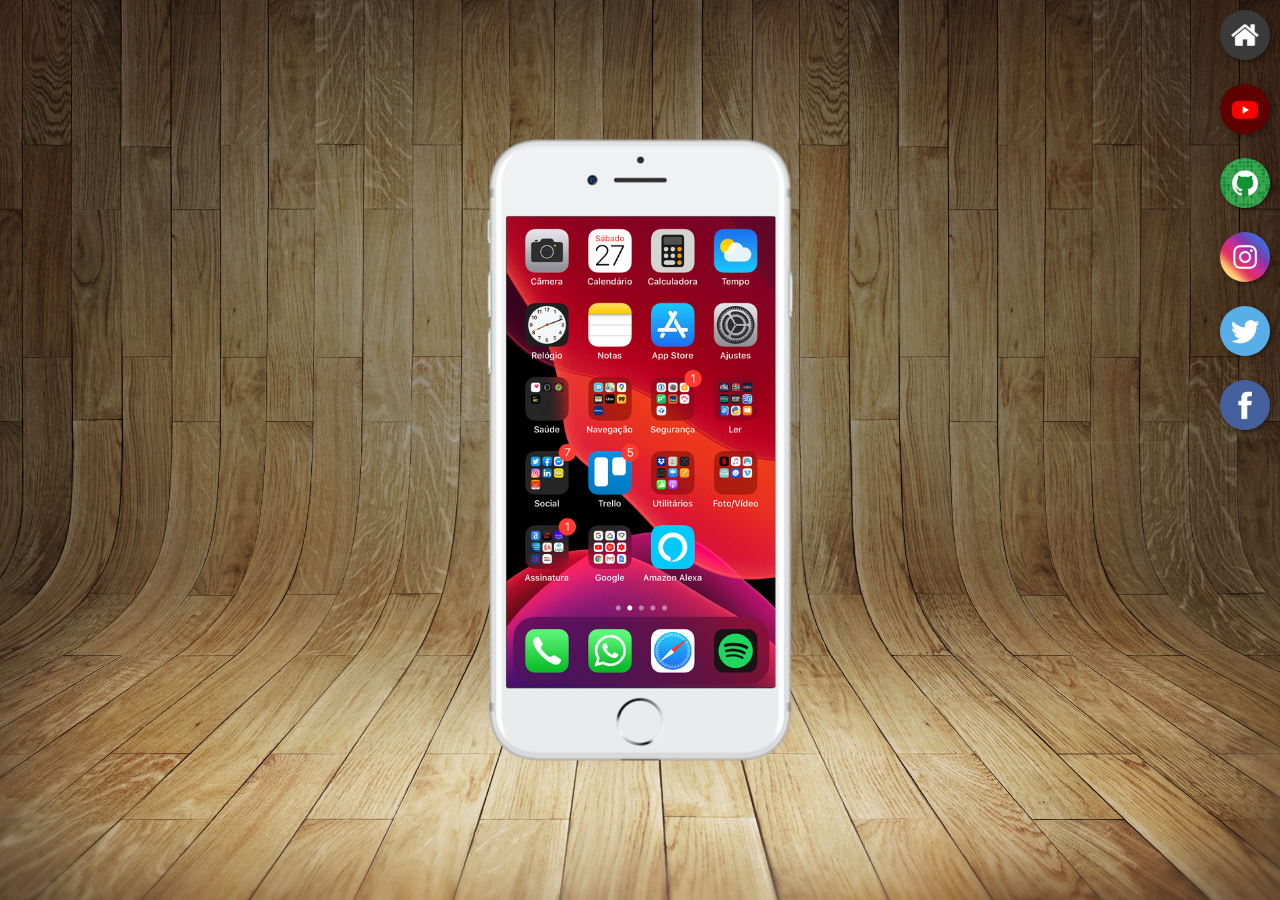
<file: index.html>
<!DOCTYPE html>
<html lang="pt-br">
<head>
    <meta charset="UTF-8">
    <meta http-equiv="X-UA-Compatible" content="IE=edge">
    <meta name="viewport" content="width=device-width, initial-scale=1.0">
    <link rel="shortcut icon" href="favicon.ico" type="image/x-icon">
    <link rel="stylesheet" href="estilos/style.css">
    <title>Projeto Redes Sociais</title>
    
</head>
<body>
    <main>
        <section id="telefone">
           <iframe src="home.html" name="tela" id="tela" frameborder="0"></iframe>
        </section>
        <section id="redes-sociais">
            <a href="home.html" target="tela"><img src="imagens/logo-home.jpg" alt="Home"></a><br>
            <a href="youtube.html" target="tela"><img src="imagens/logo-youtube.jpg" alt="youtube"></a><br>
            <a href="github.html" target="tela"><img src="imagens/logo-github.jpg" alt="github"></a><br>
            <a href="instagram.html" target="tela"><img src="imagens/logo-instagram.jpg" alt="instagram"></a><br>
            <a href="twtter.html" target="tela"><img src="imagens/logo-twitter.jpg" alt="twitter"></a><br>
            <a href="facebook.html" target="tela"><img src="imagens/logo-facebook.jpg" alt="facebook"></a>

        </section>
        </main>
</html>
</file>
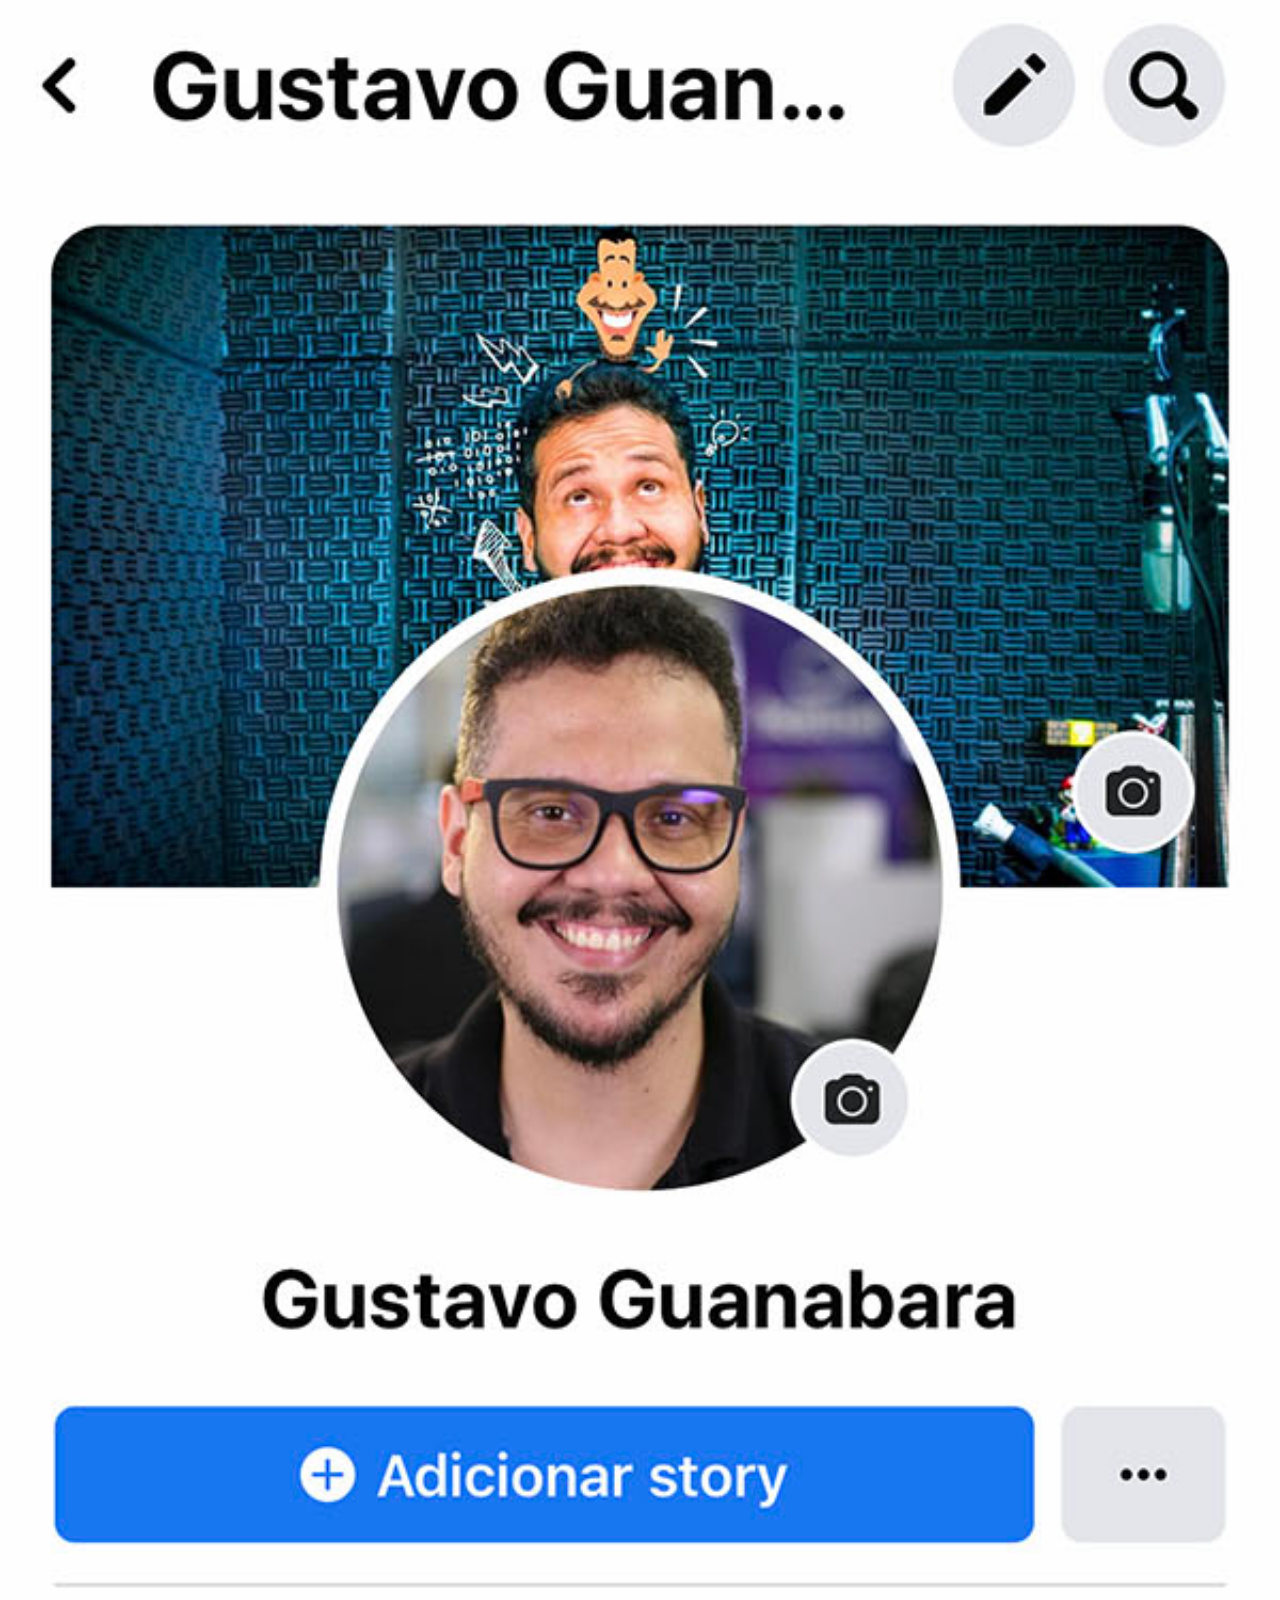
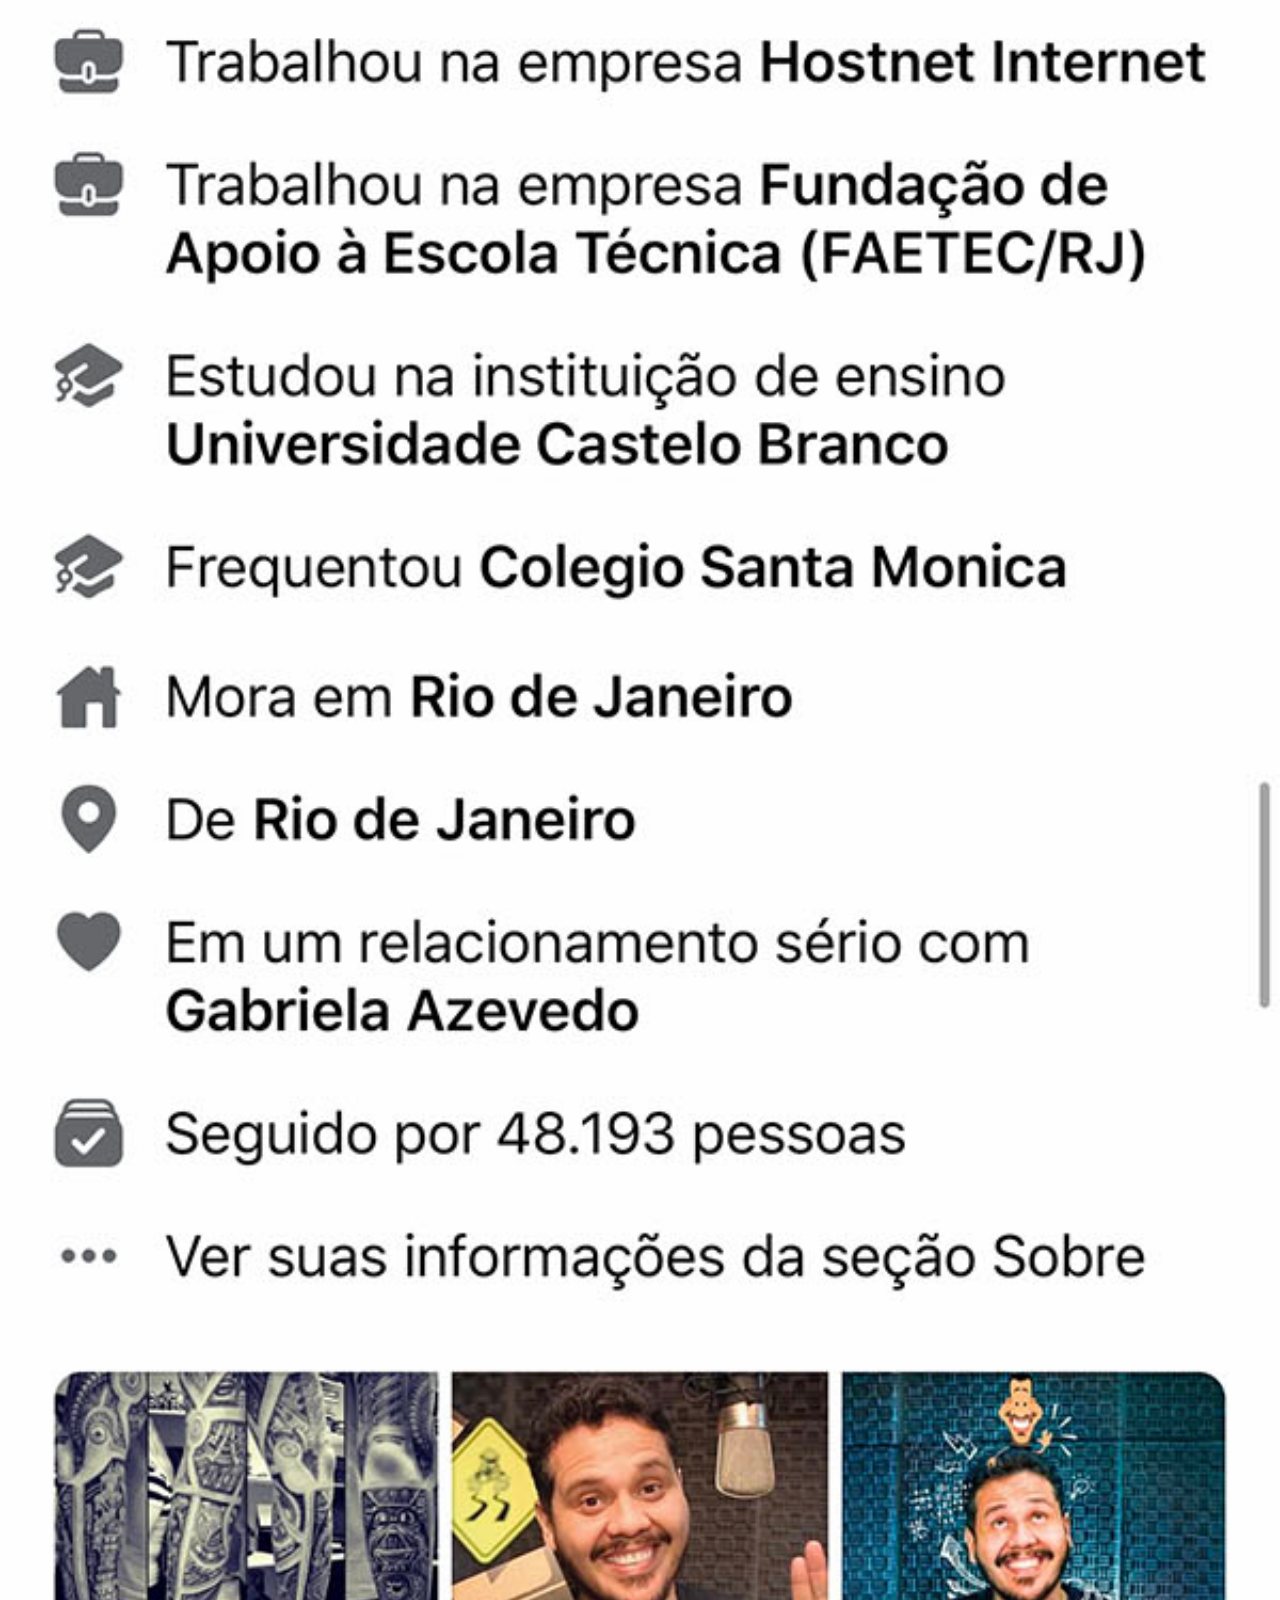
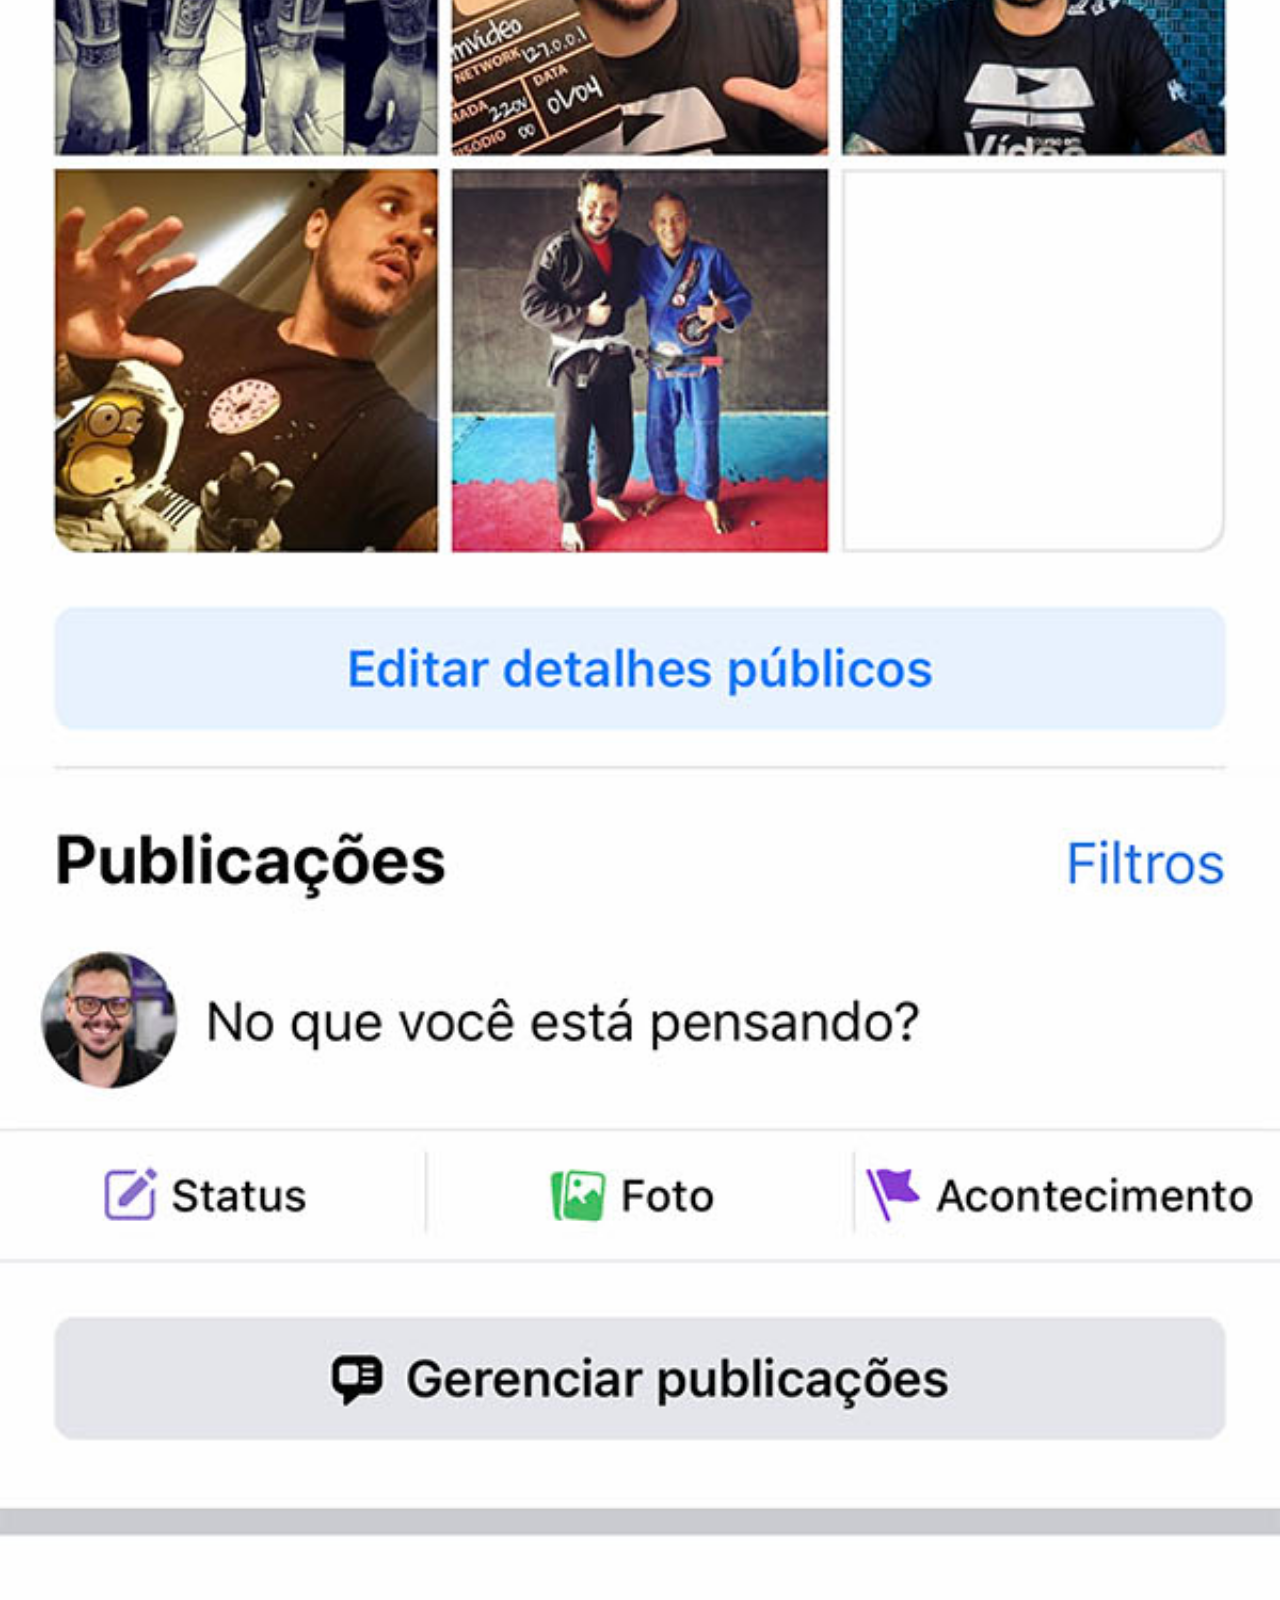
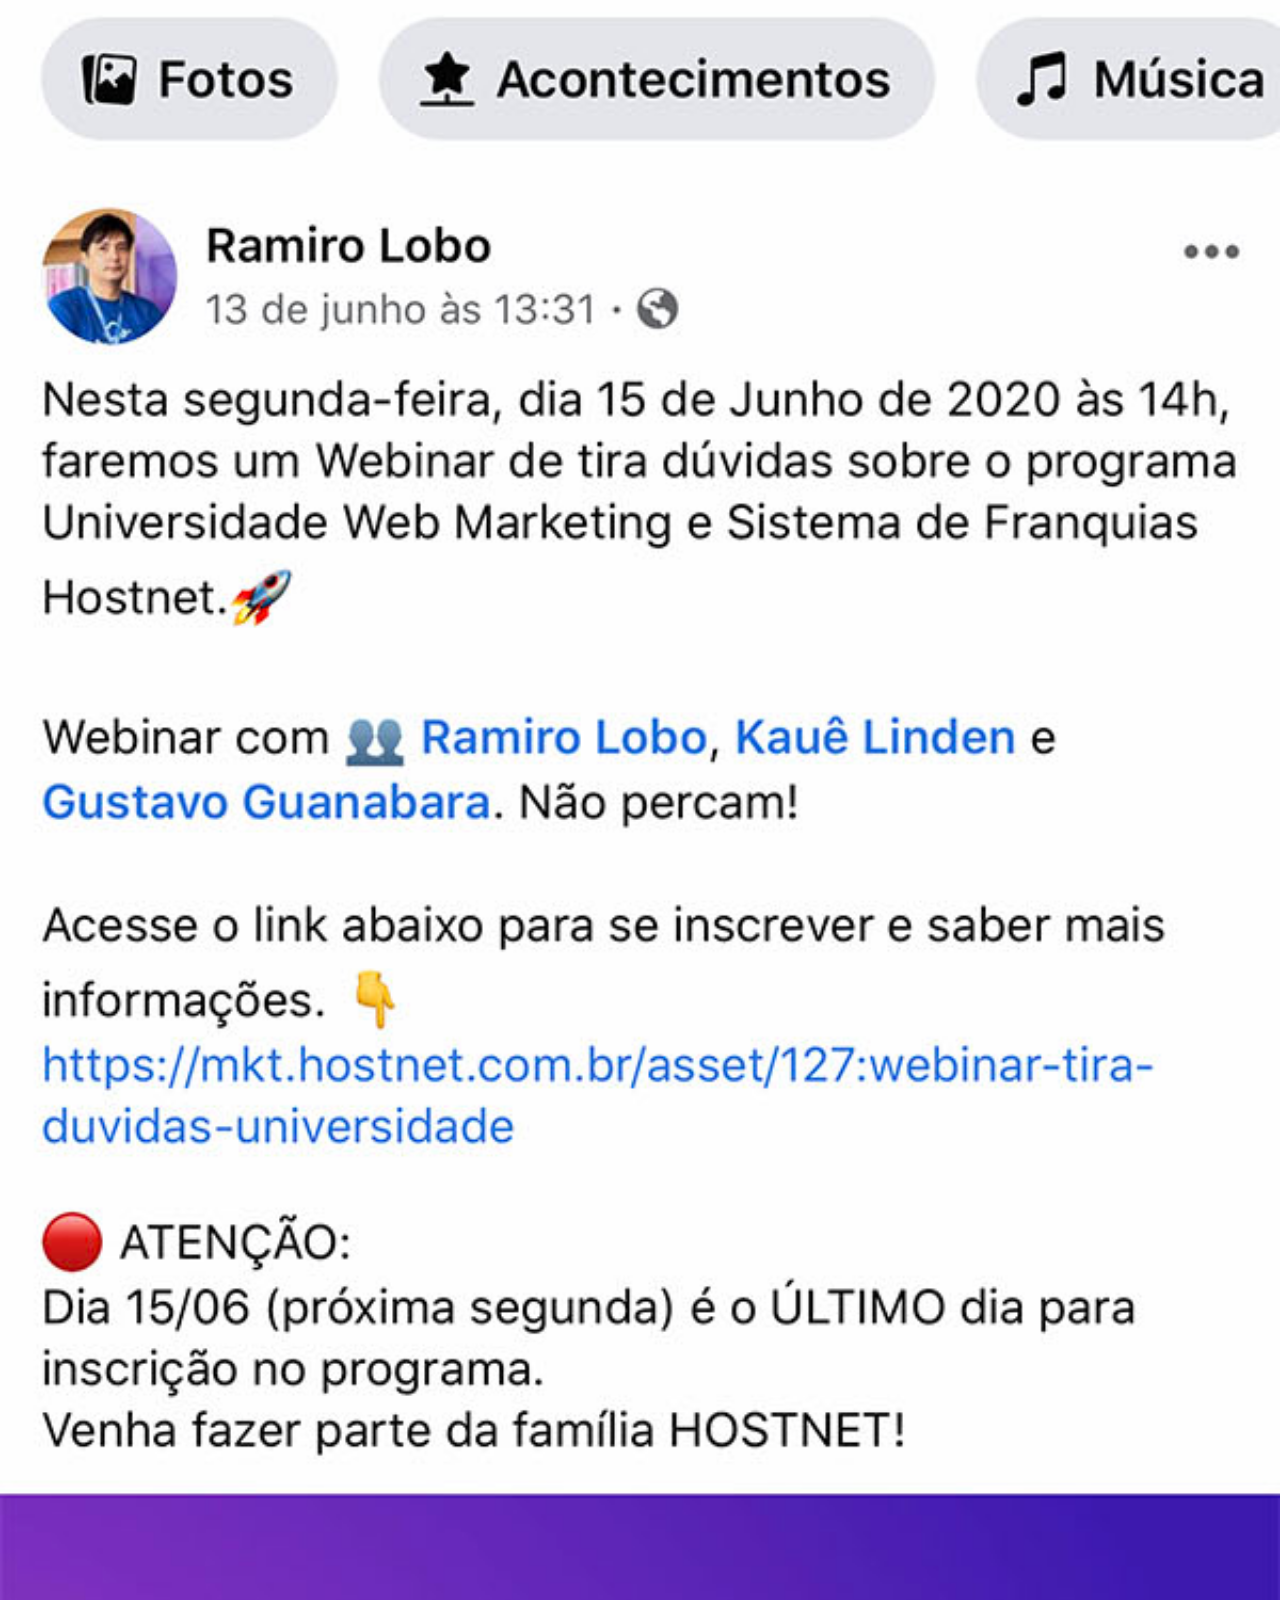
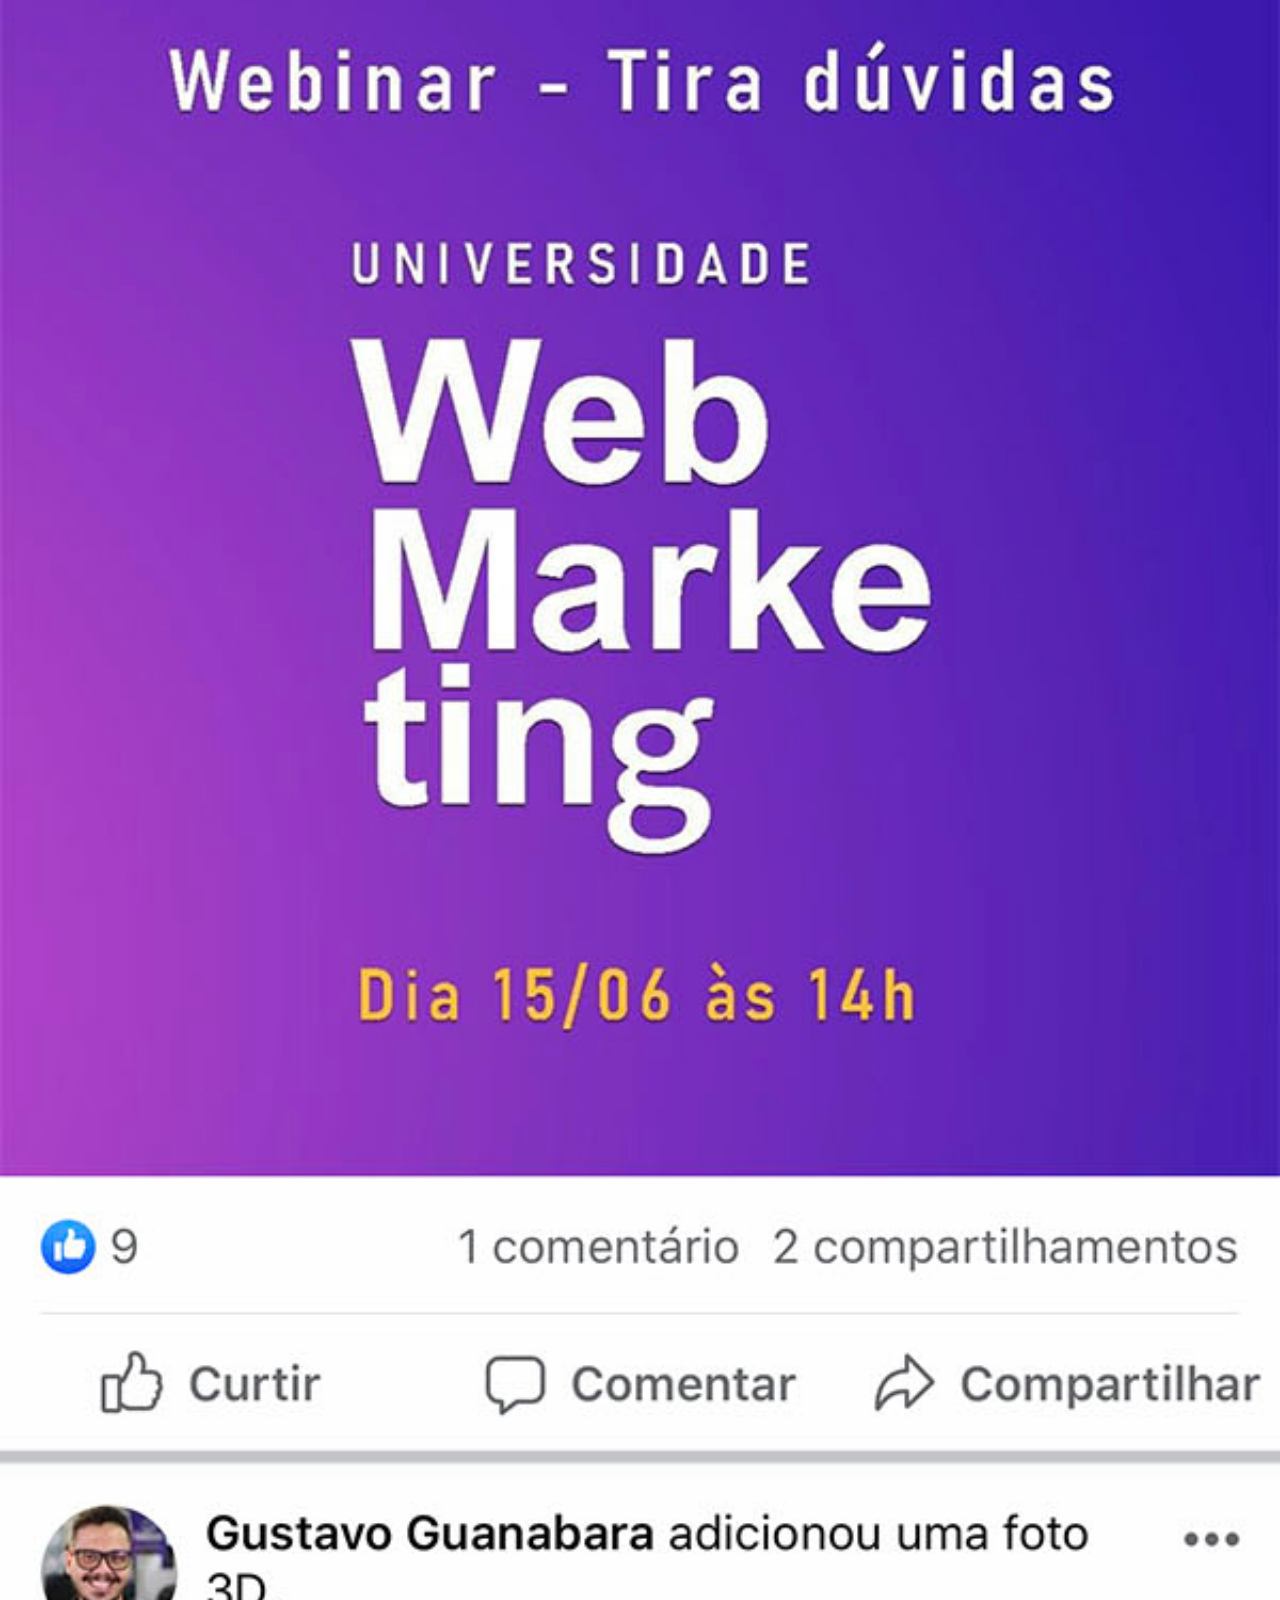
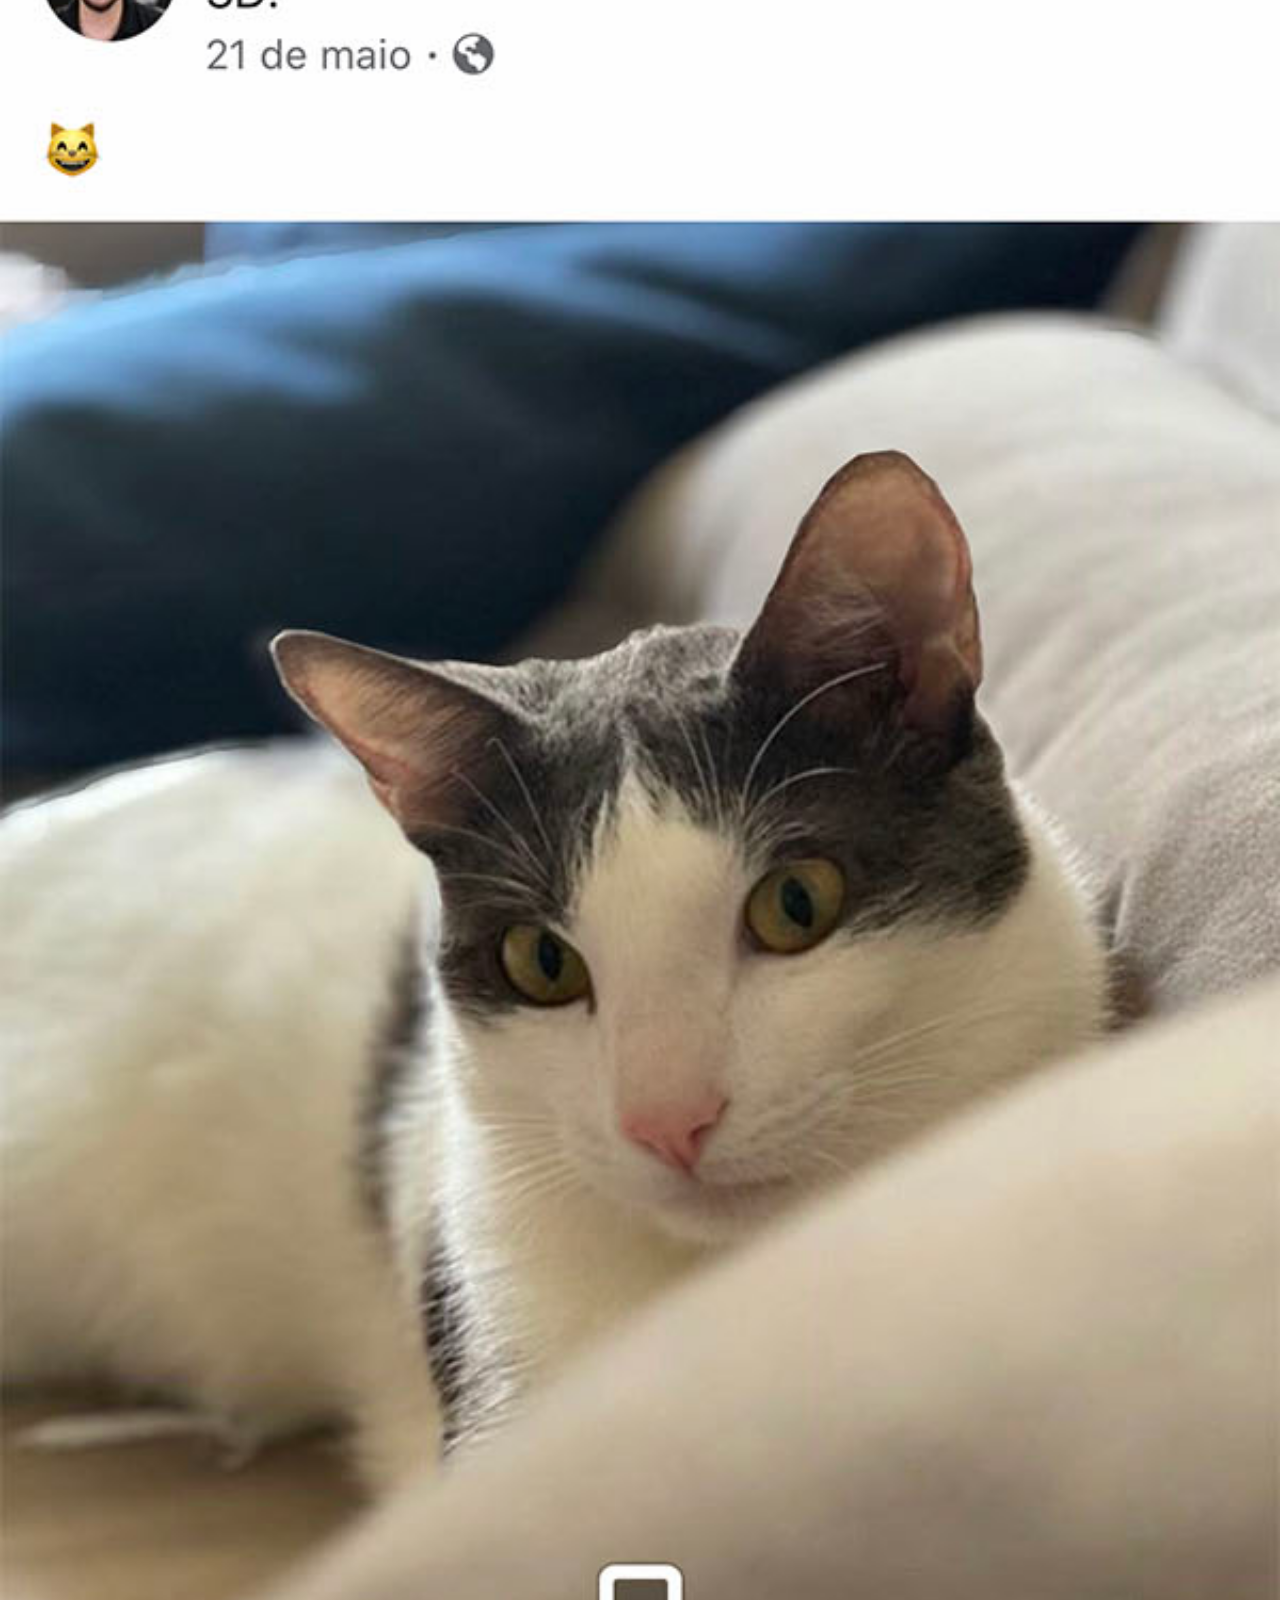
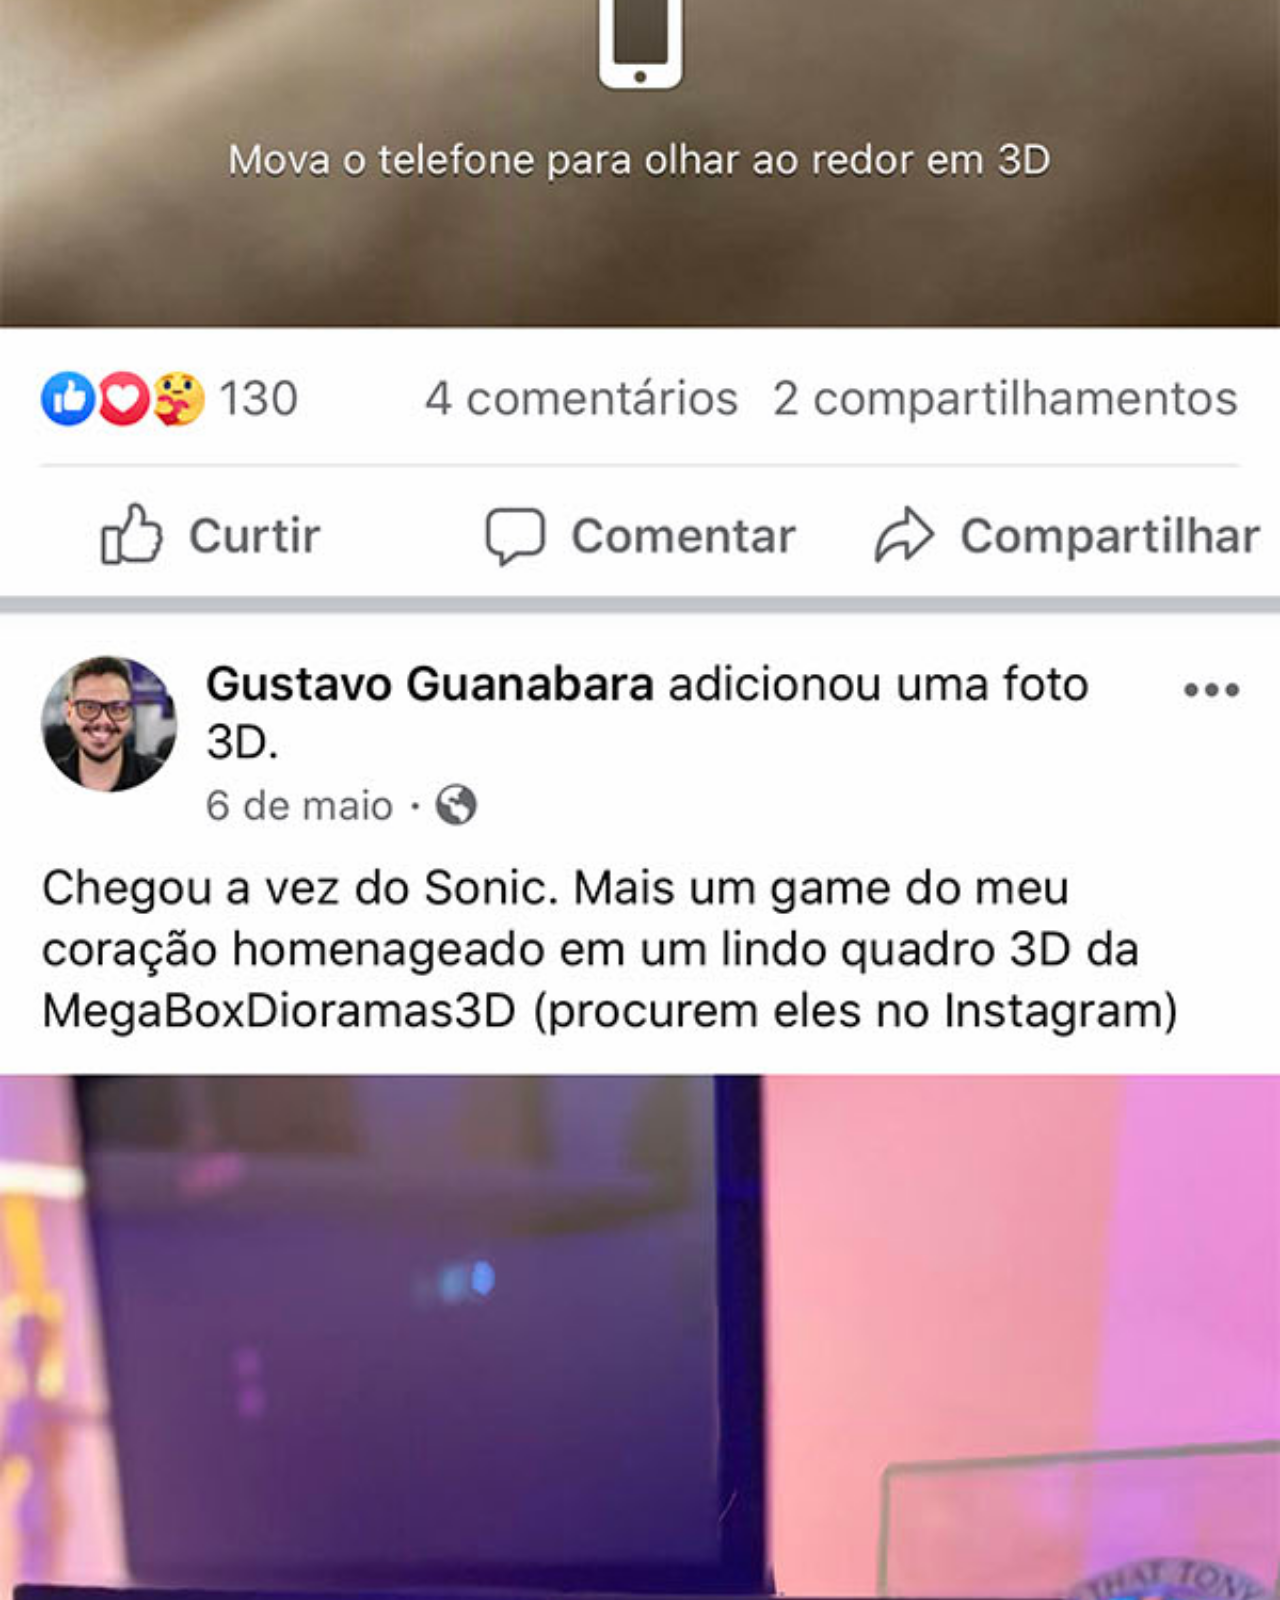
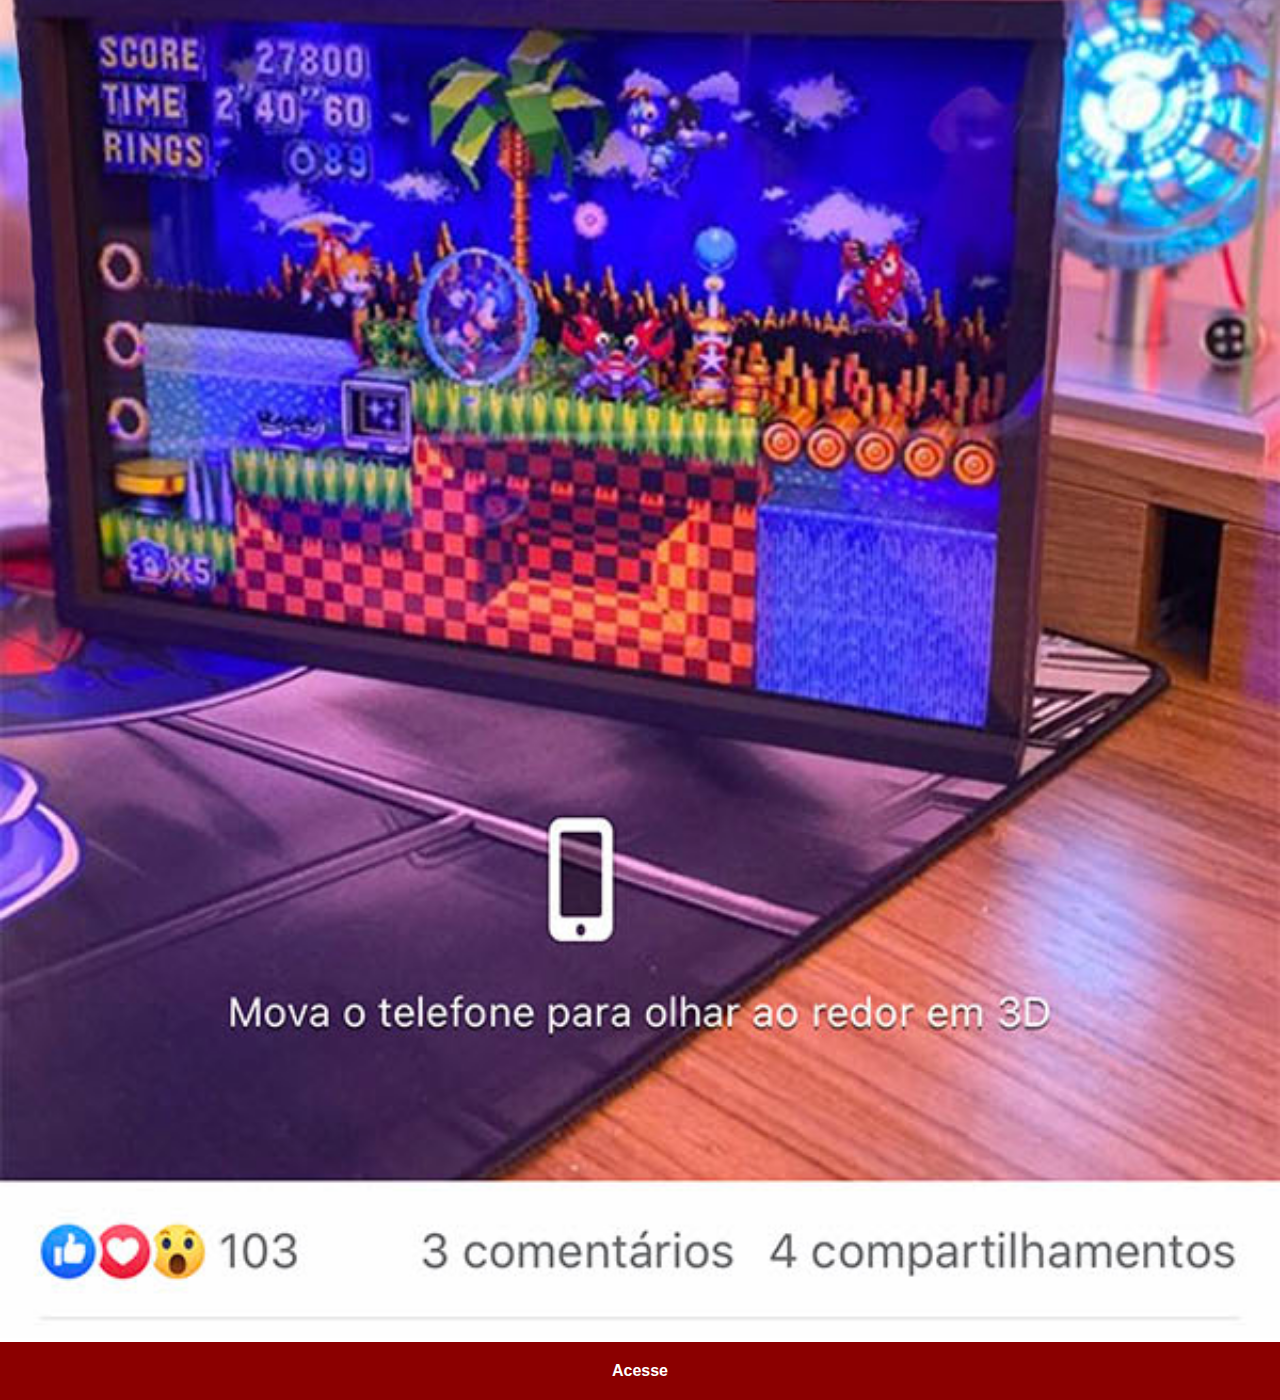
<file: facebook.html>
<!DOCTYPE html>
<html lang="pt-br">
<head>
    <meta charset="UTF-8">
    <meta http-equiv="X-UA-Compatible" content="IE=edge">
    <meta name="viewport" content="width=device-width, initial-scale=1.0">
    <title>facebook</title>
    <link rel="stylesheet" href="estilos/social.css">
</head>
<body>
    <img src="imagens/tela-facebook.jpg" alt="facebook">
    <a href="https://www.facebook.com/groups/1520234831617060" target="_blank">Acesse</a>
</body>
</html>
</file>
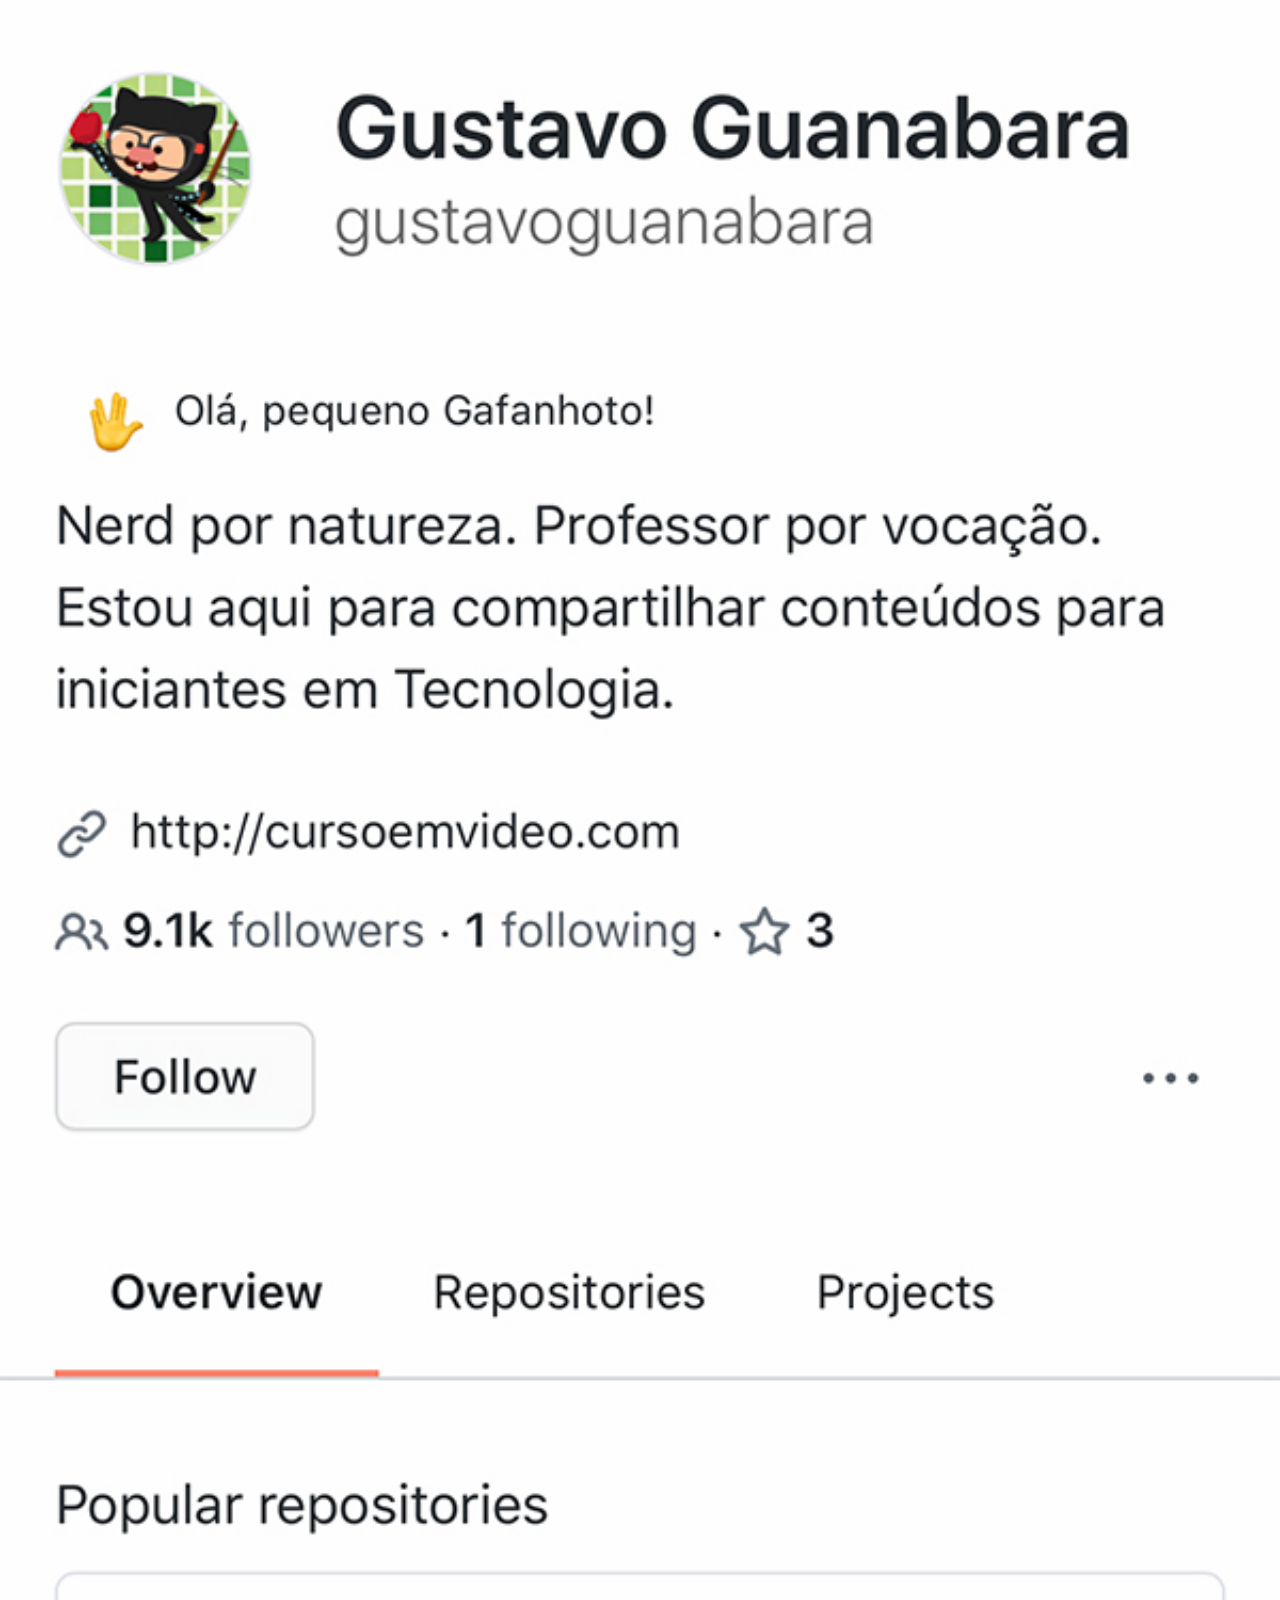
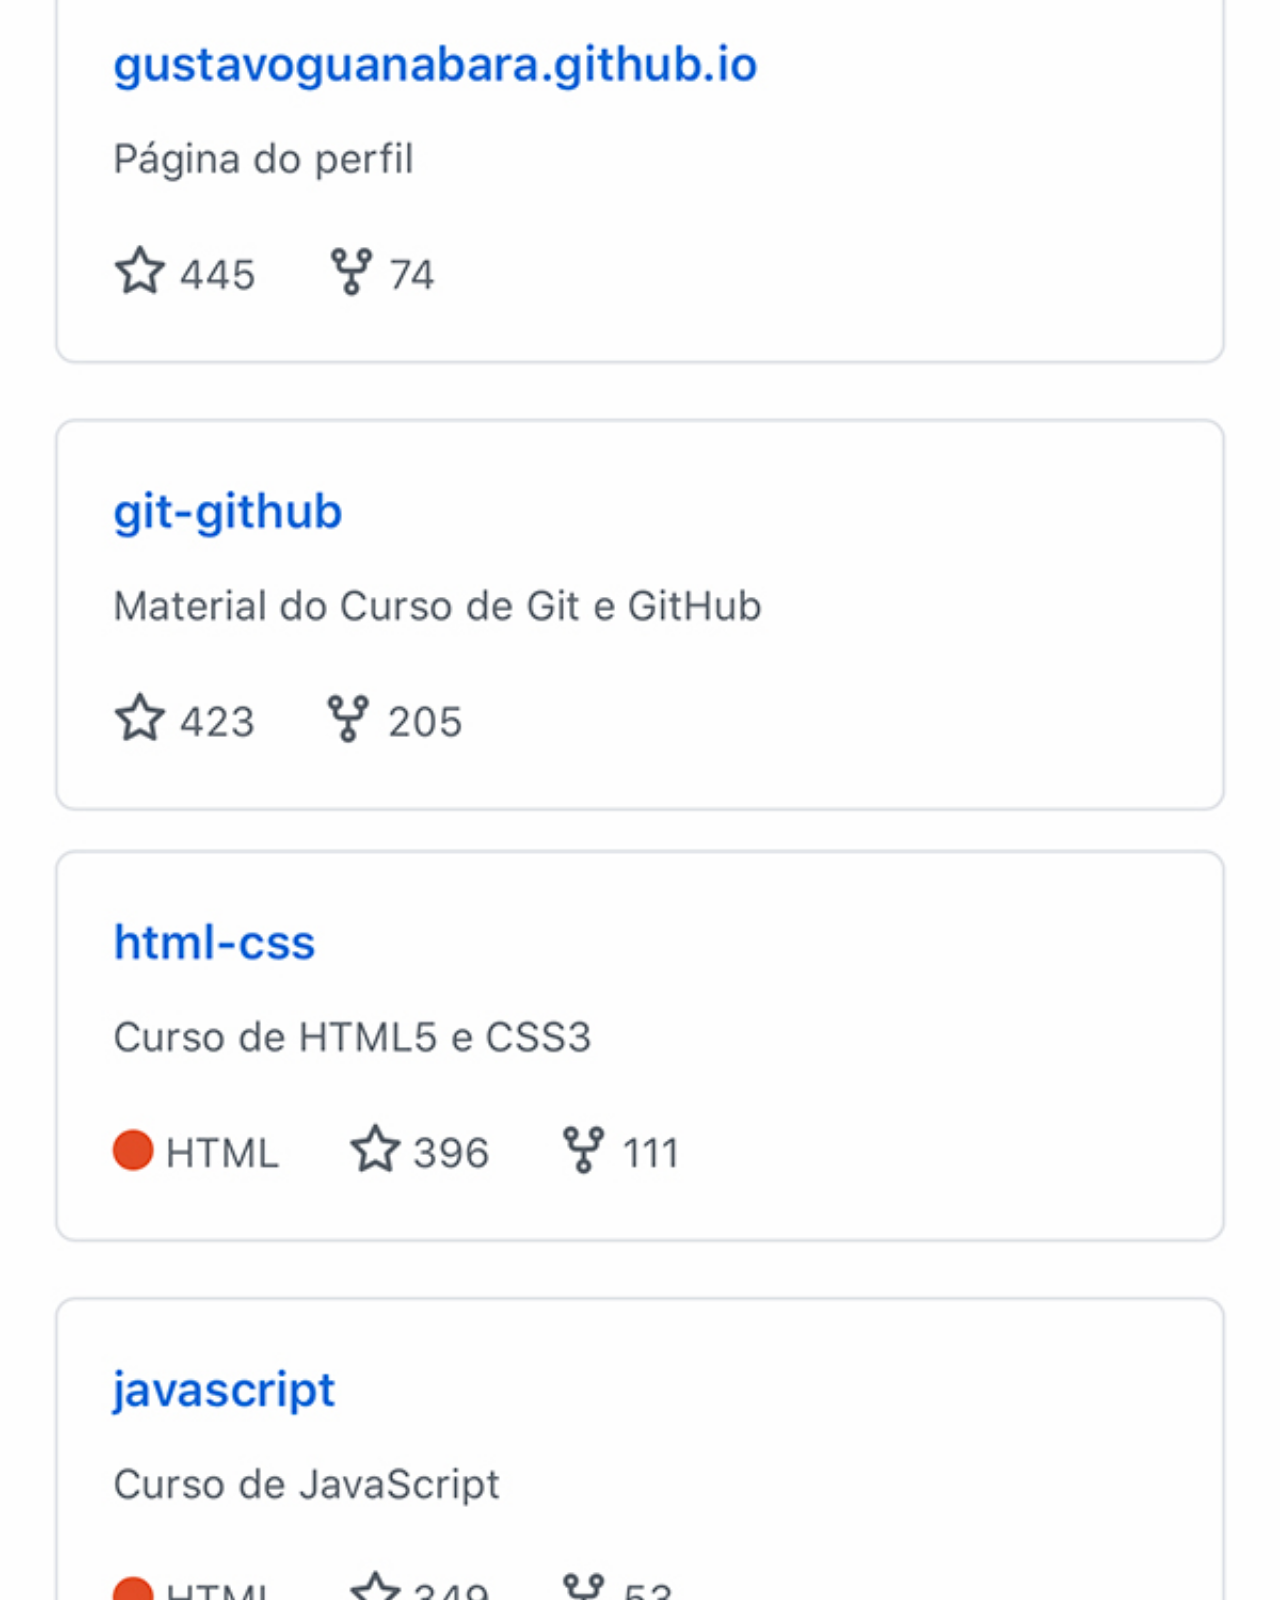
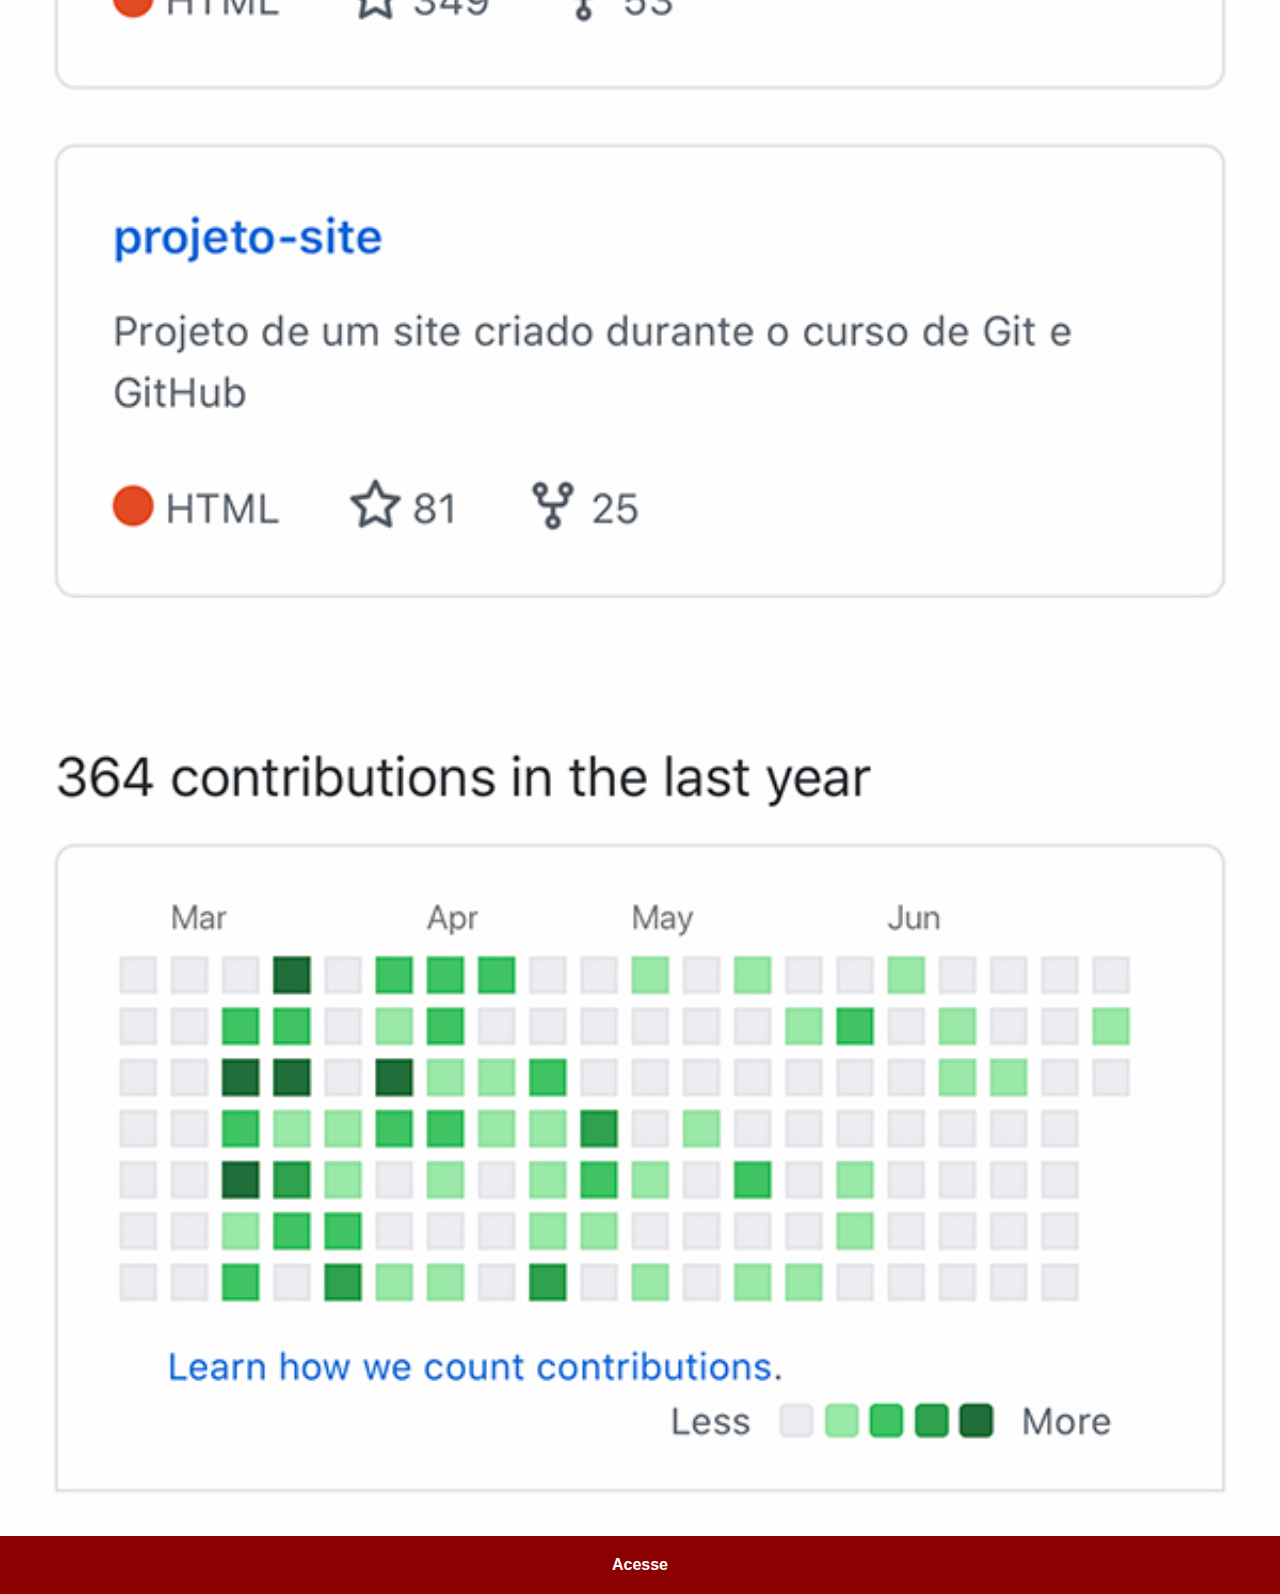
<file: github.html>
<!DOCTYPE html>
<html lang="pt-br">
<head>
    <meta charset="UTF-8">
    <meta http-equiv="X-UA-Compatible" content="IE=edge">
    <meta name="viewport" content="width=device-width, initial-scale=1.0">
    <title>GitHub</title>
    <link rel="stylesheet" href="estilos/social.css">
</head>
<body>
    <img src="imagens/tela-github.jpg" alt="GitHub">
    <a href="https://github.com/gustavoguanabara" target="_blank">Acesse</a>
</body>
</html>
</file>
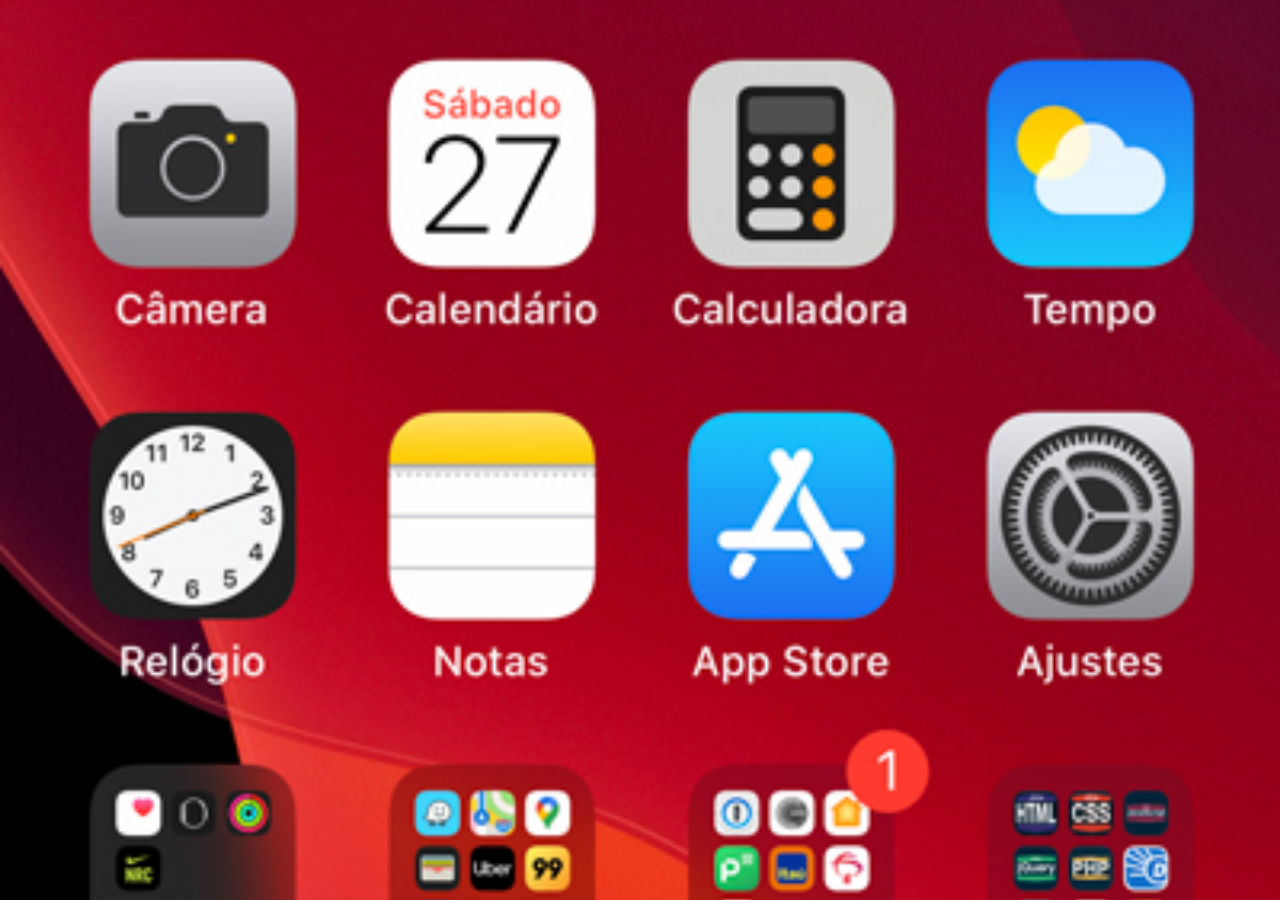
<file: home.html>
<!DOCTYPE html>
<html lang="pt-br">
<head>
    <meta charset="UTF-8">
    <meta http-equiv="X-UA-Compatible" content="IE=edge">
    <meta name="viewport" content="width=device-width, initial-scale=1.0">
    <title>Home</title>
</head>
<style>
    * {
        margin: 0px;
        padding: 0px;
    }

    body {
        width: 100vw;
        height: 100vh;
        background: black url('imagens/tela-home.jpg') no-repeat top center;
        background-size: cover;
    }
</style>

<body>
    
</body>
</html>
</file>
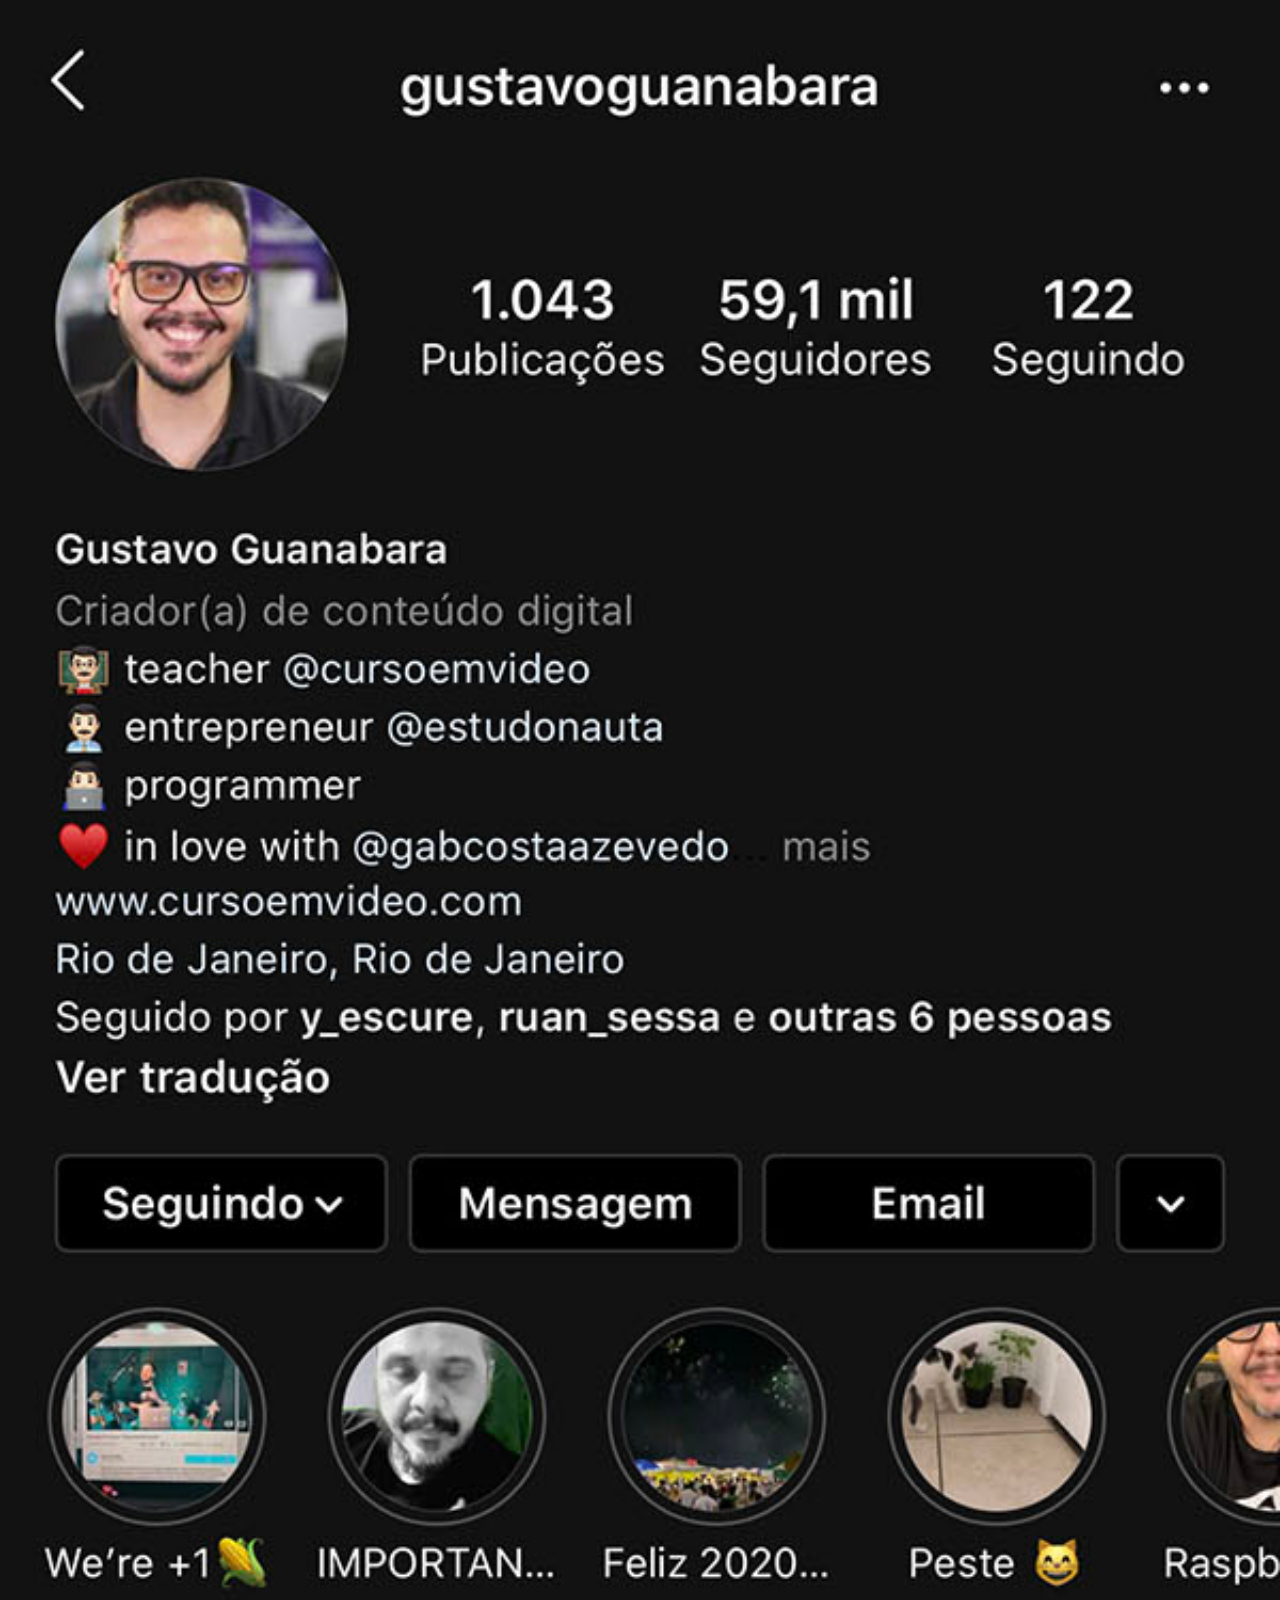
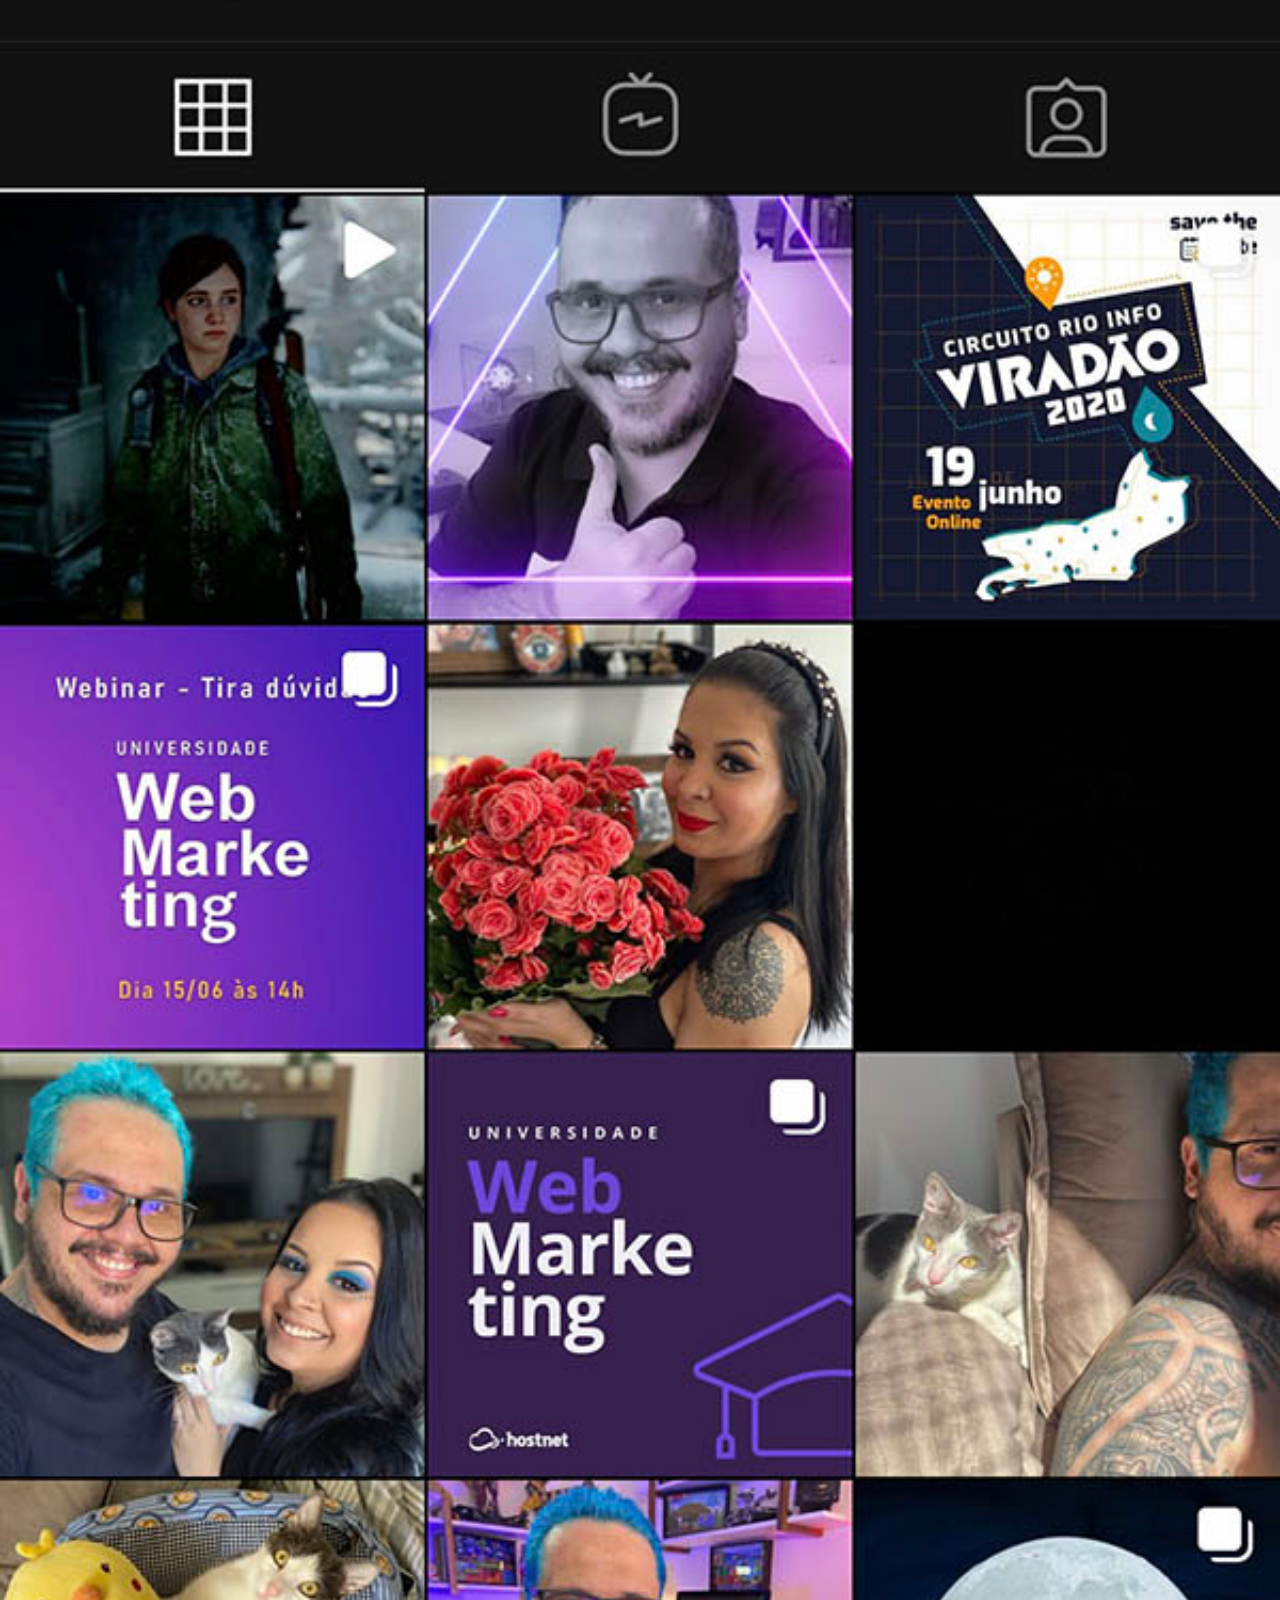
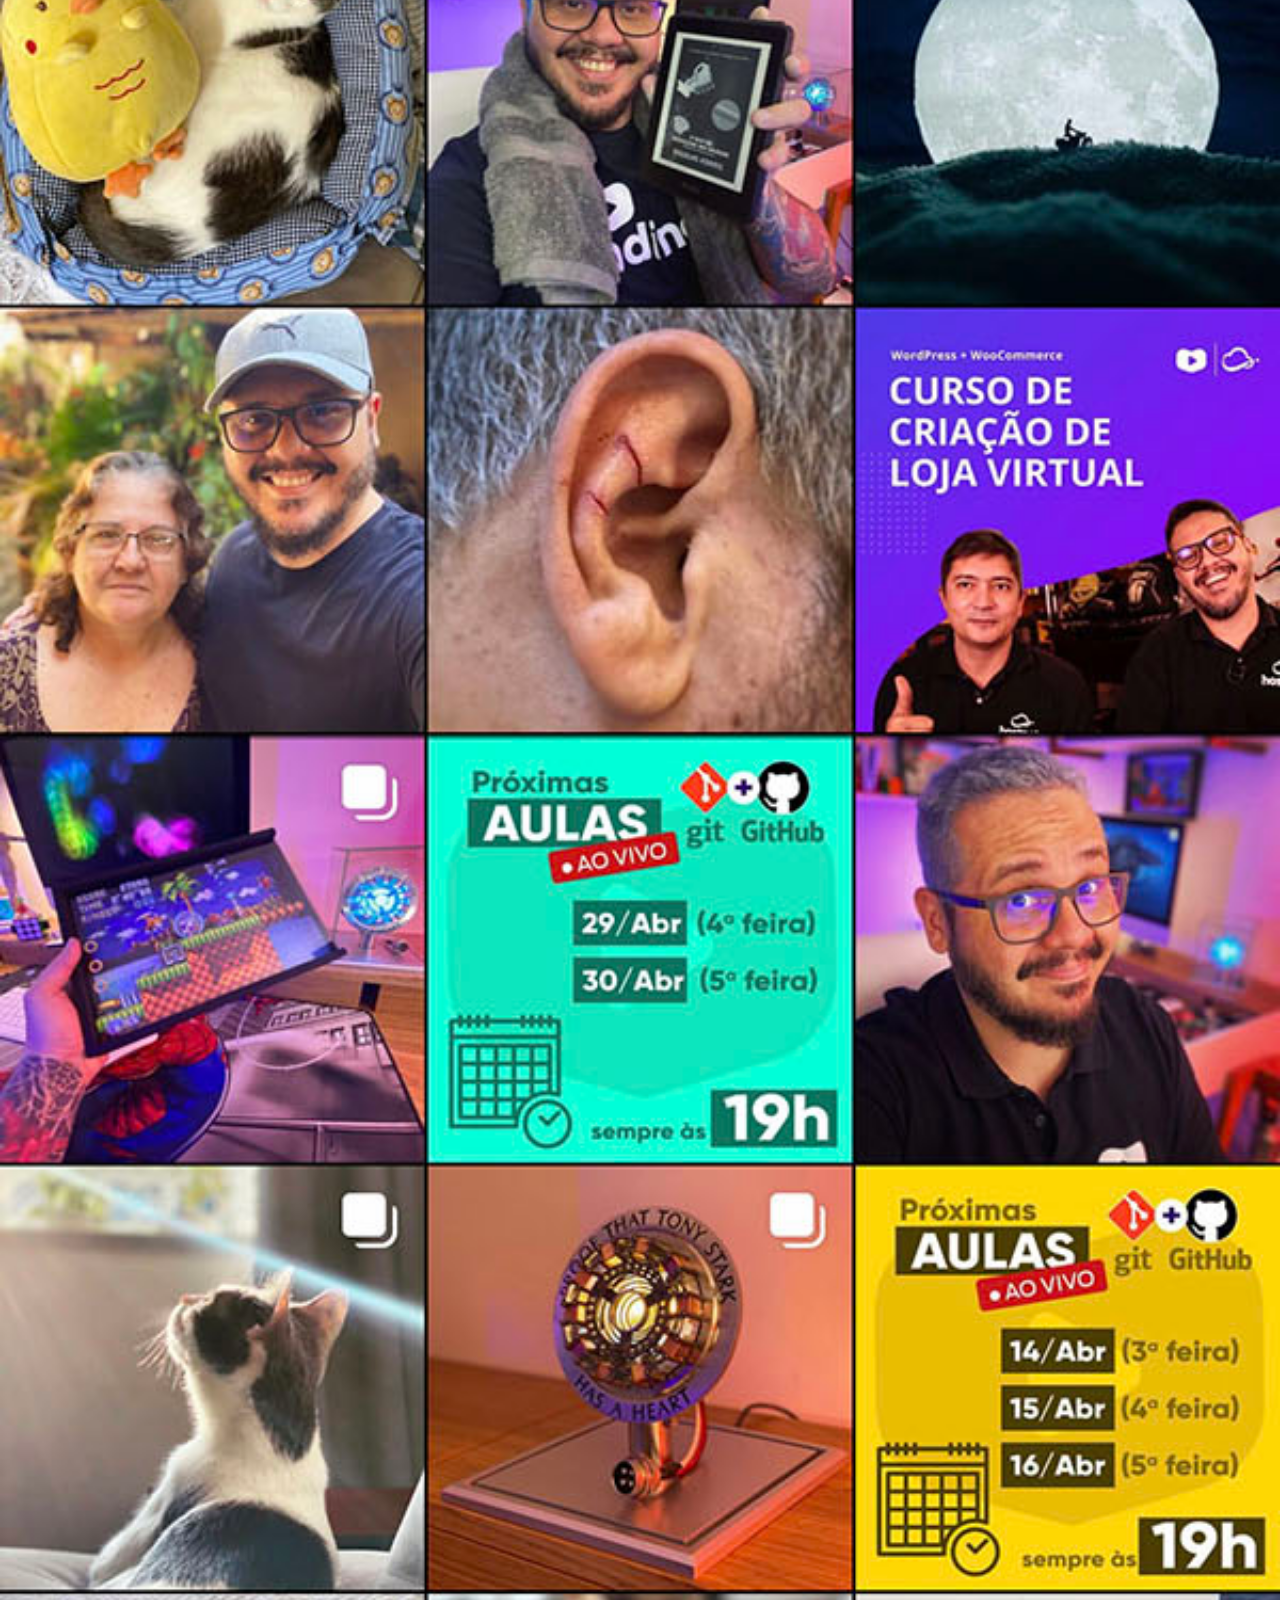
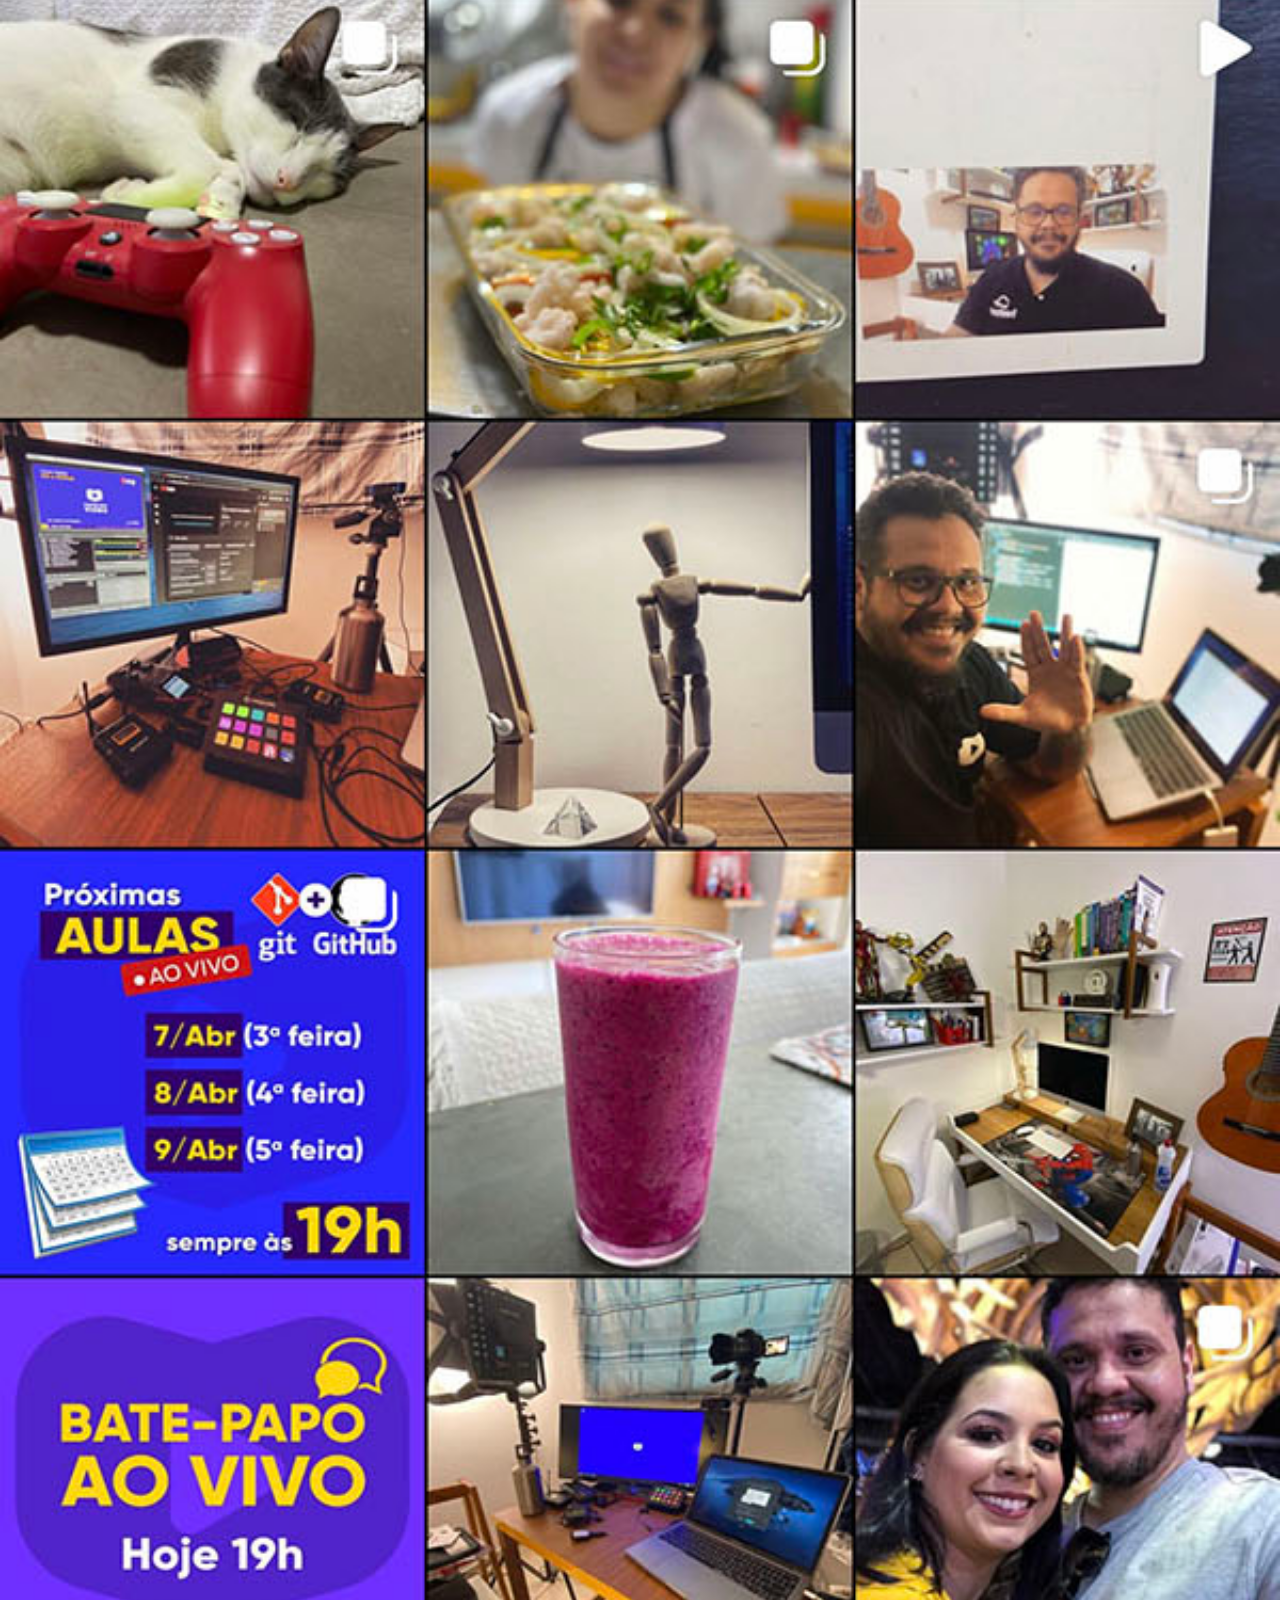
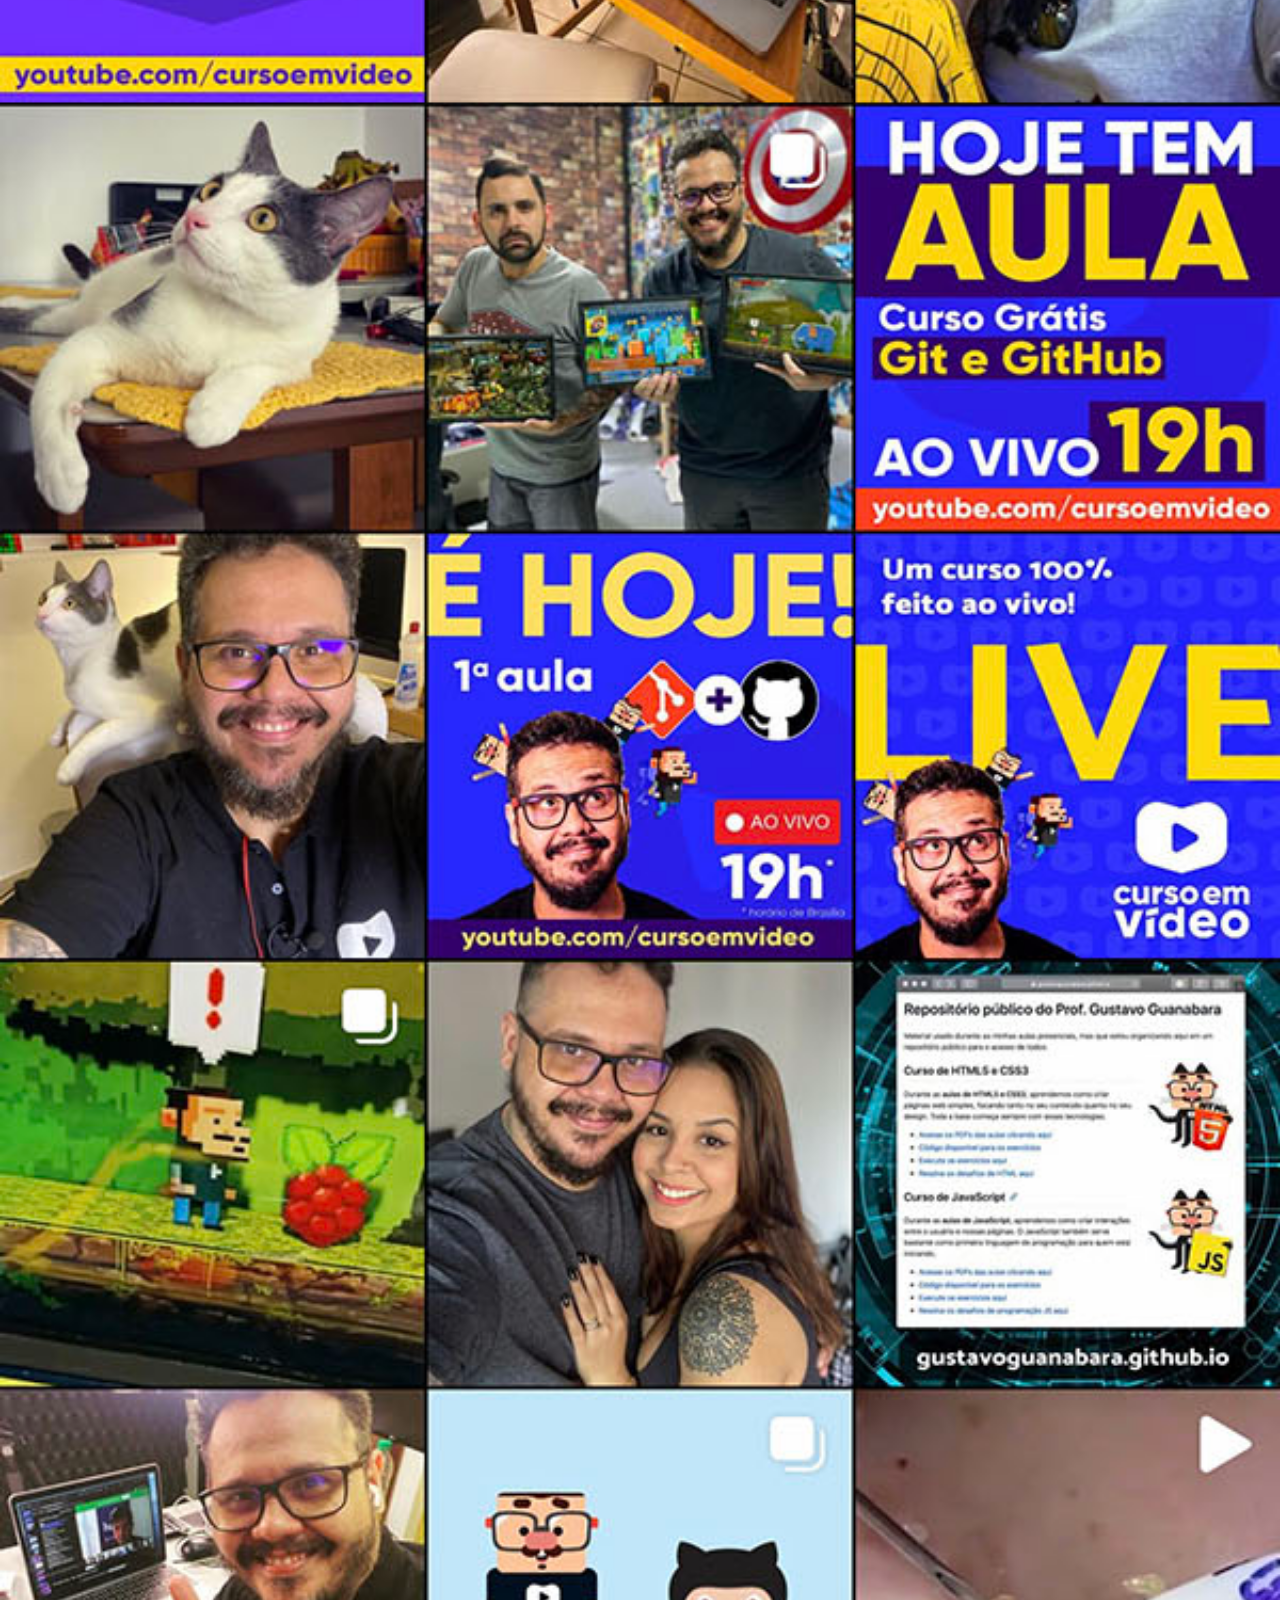
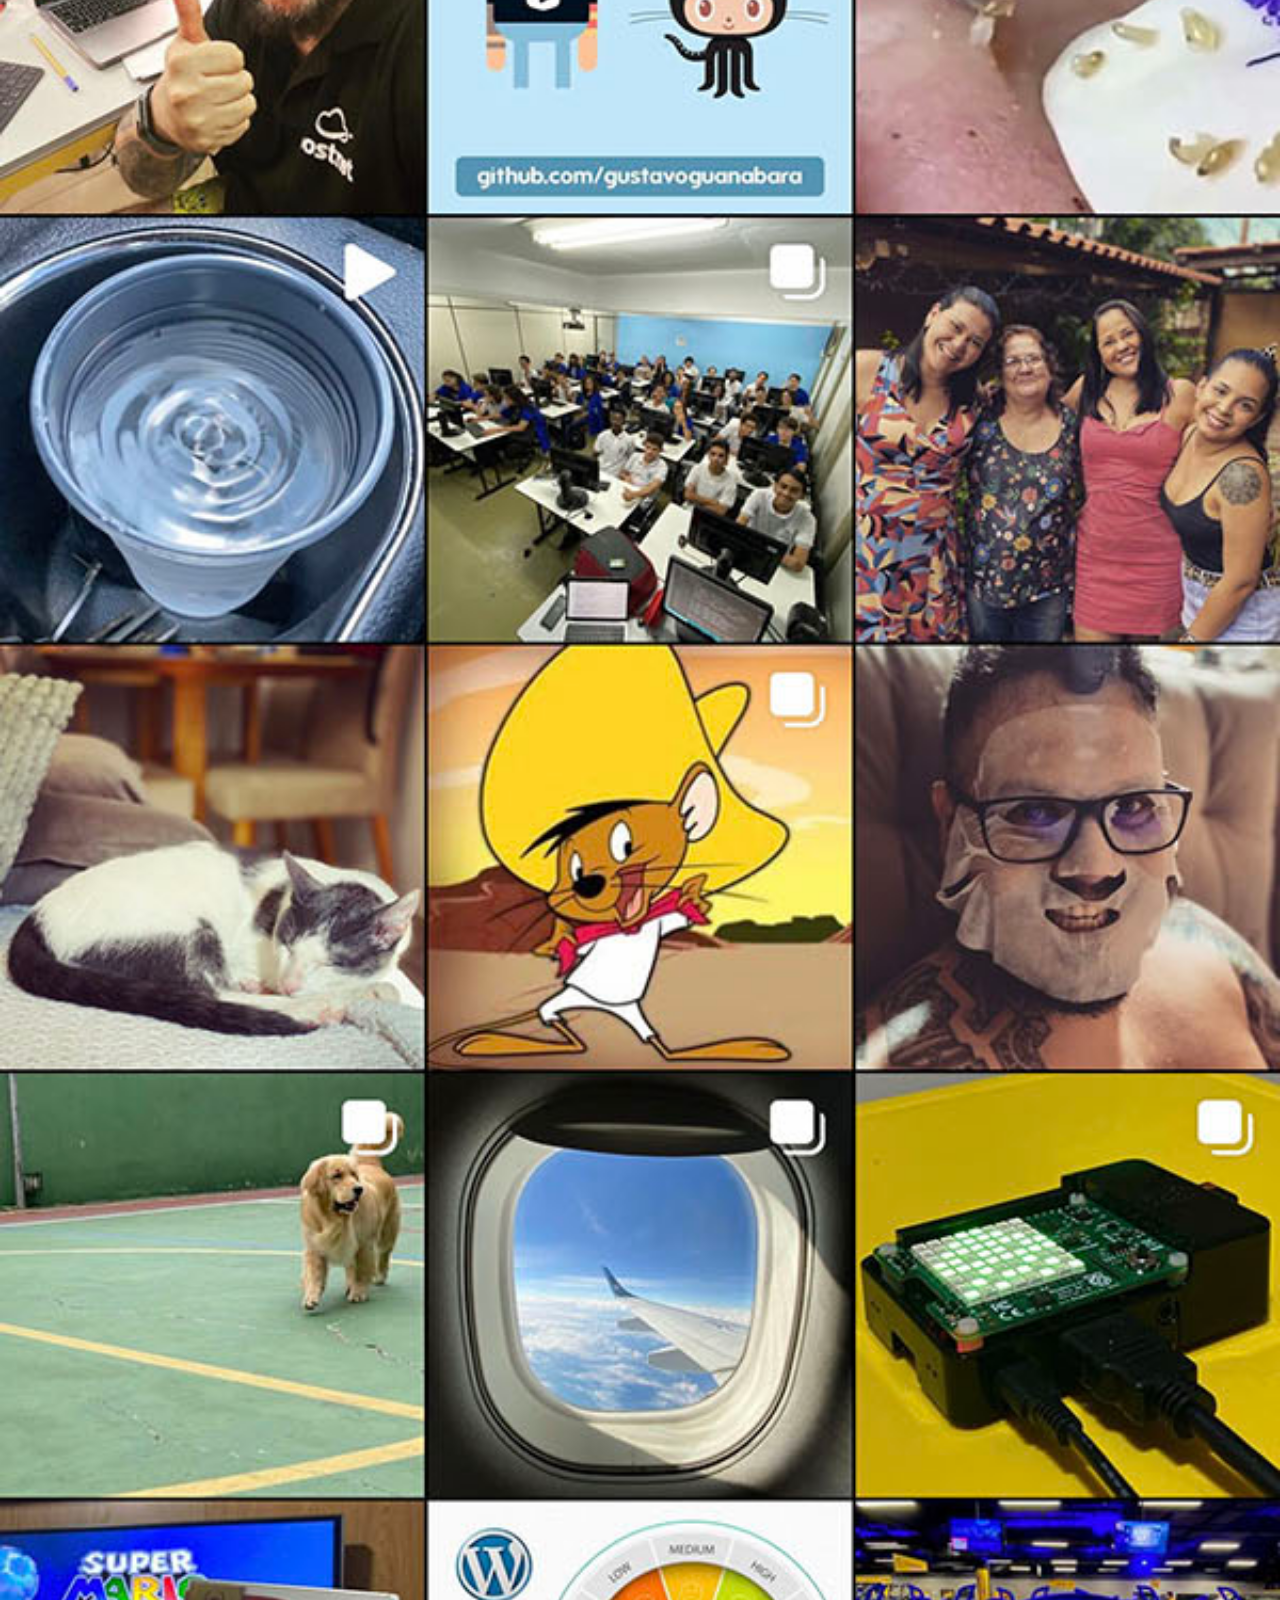
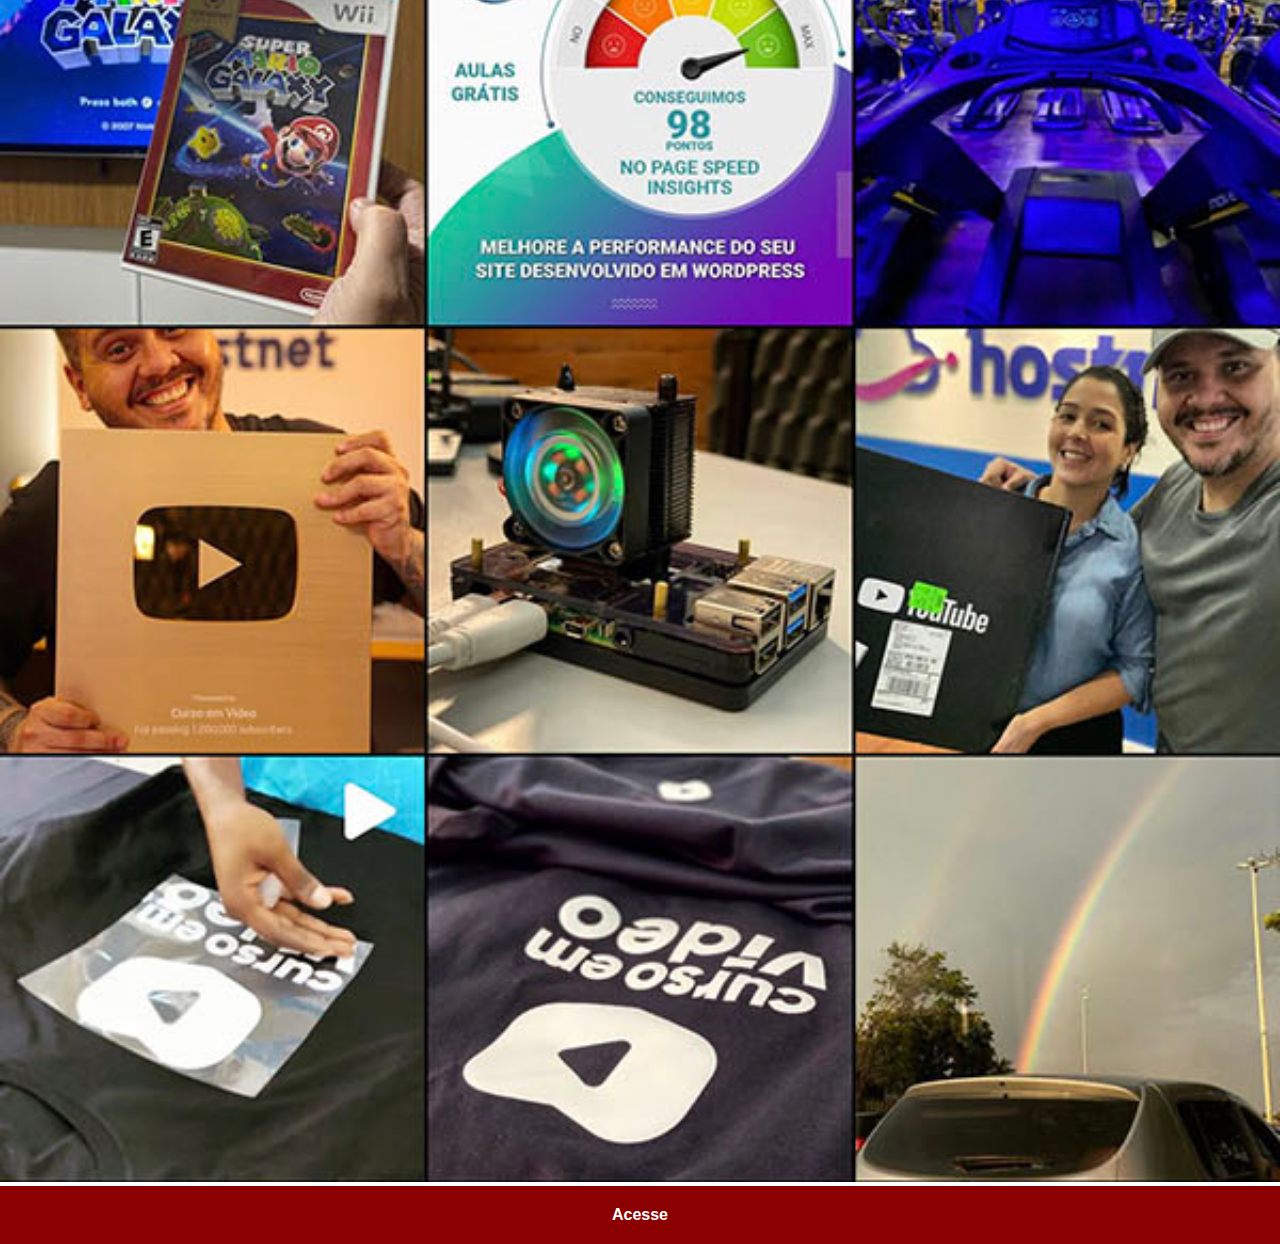
<file: instagram.html>
<!DOCTYPE html>
<html lang="pt-br">
<head>
    <meta charset="UTF-8">
    <meta http-equiv="X-UA-Compatible" content="IE=edge">
    <meta name="viewport" content="width=device-width, initial-scale=1.0">
    <title>instagram</title>
    <link rel="stylesheet" href="estilos/social.css">
</head>
<body>
    <img src="imagens/tela-instagram.jpg" alt="instagram">
    <a href="https://www.instagram.com/cursoemvideo/" target="_blank">Acesse</a>
</body>
</html>
</file>
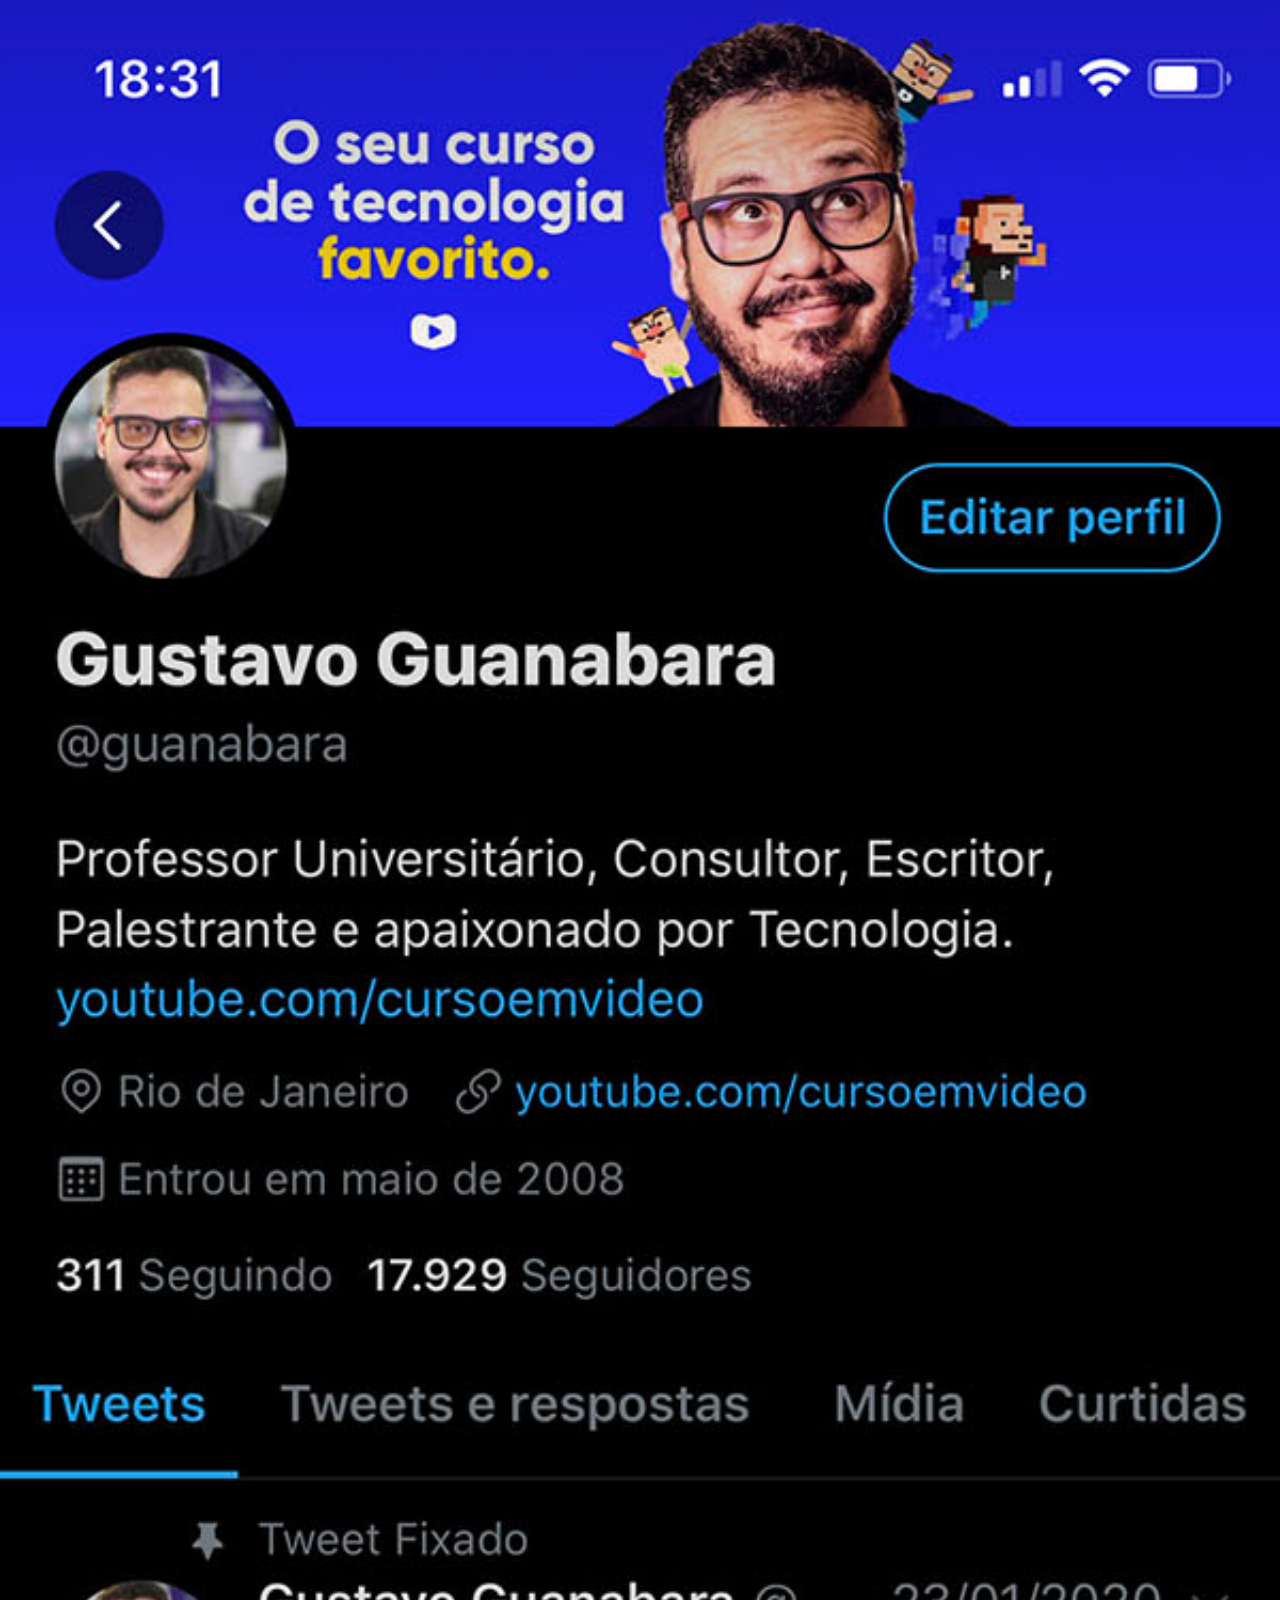
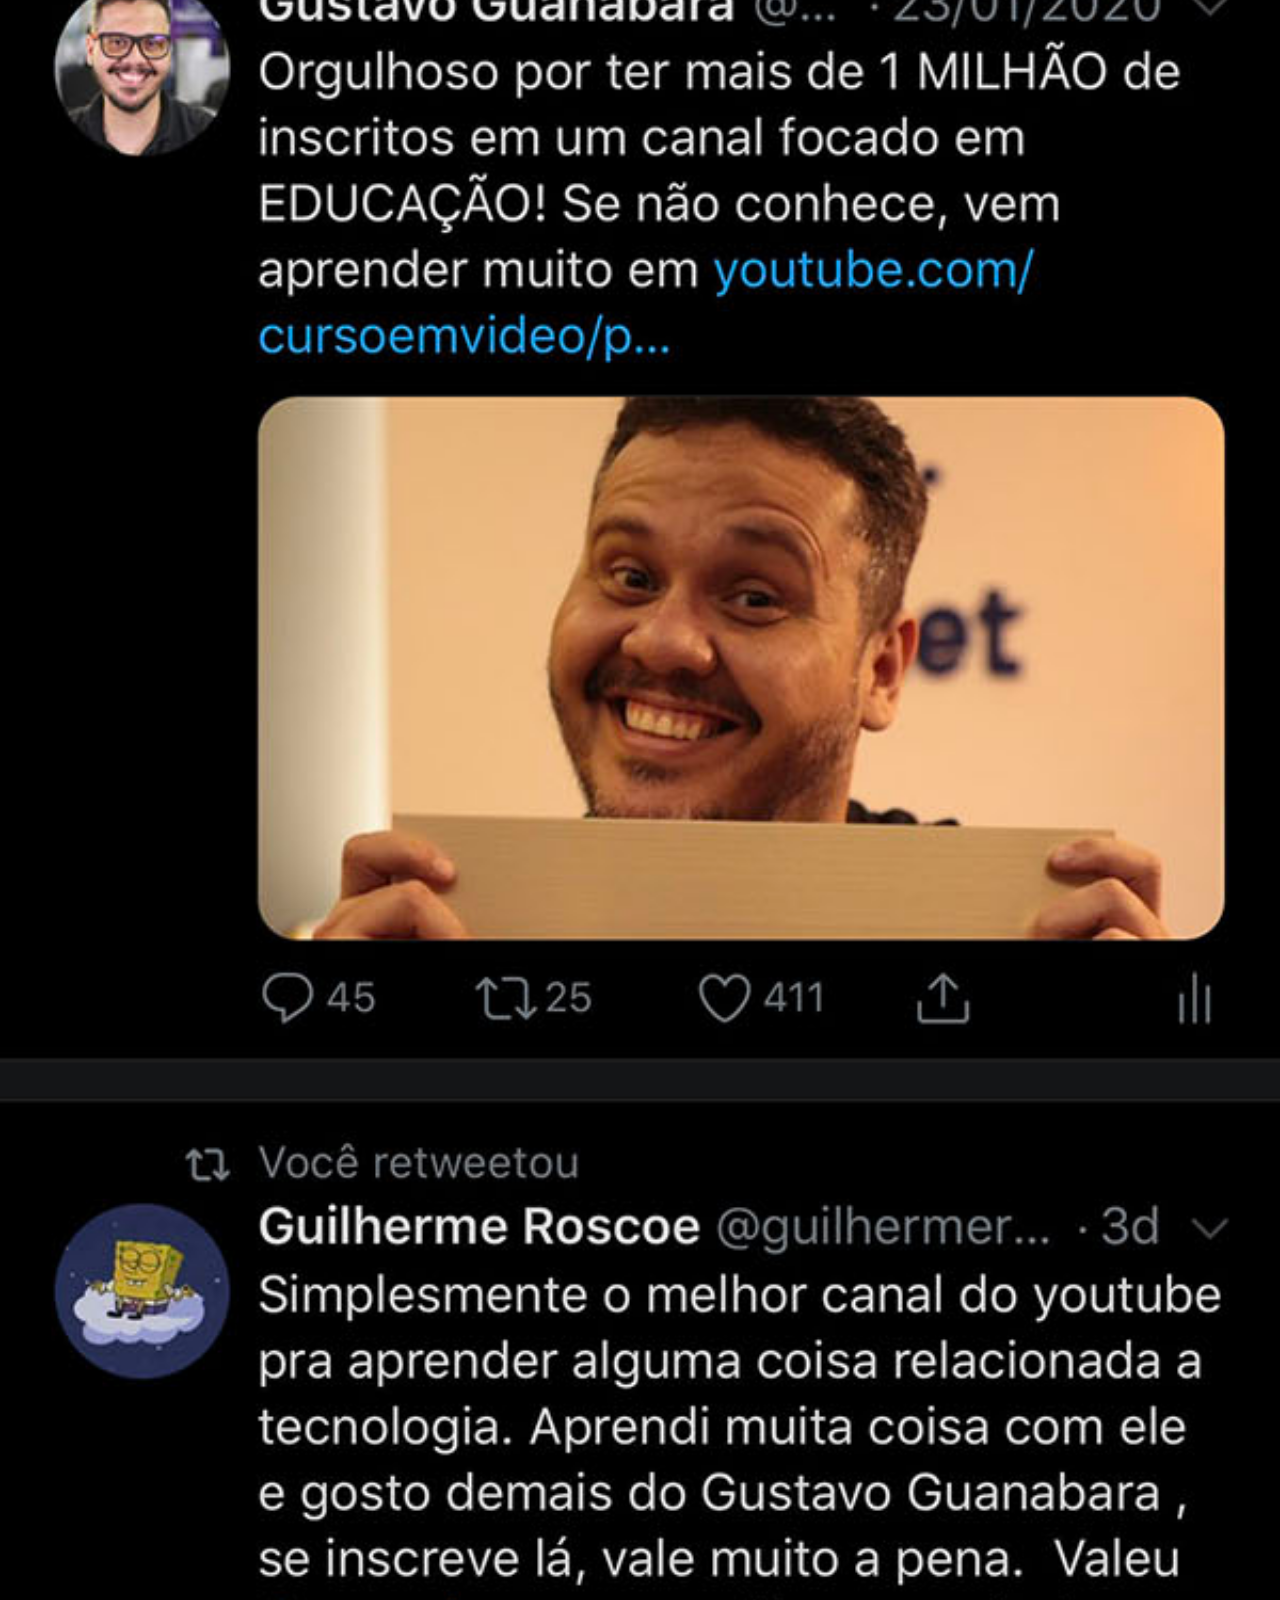
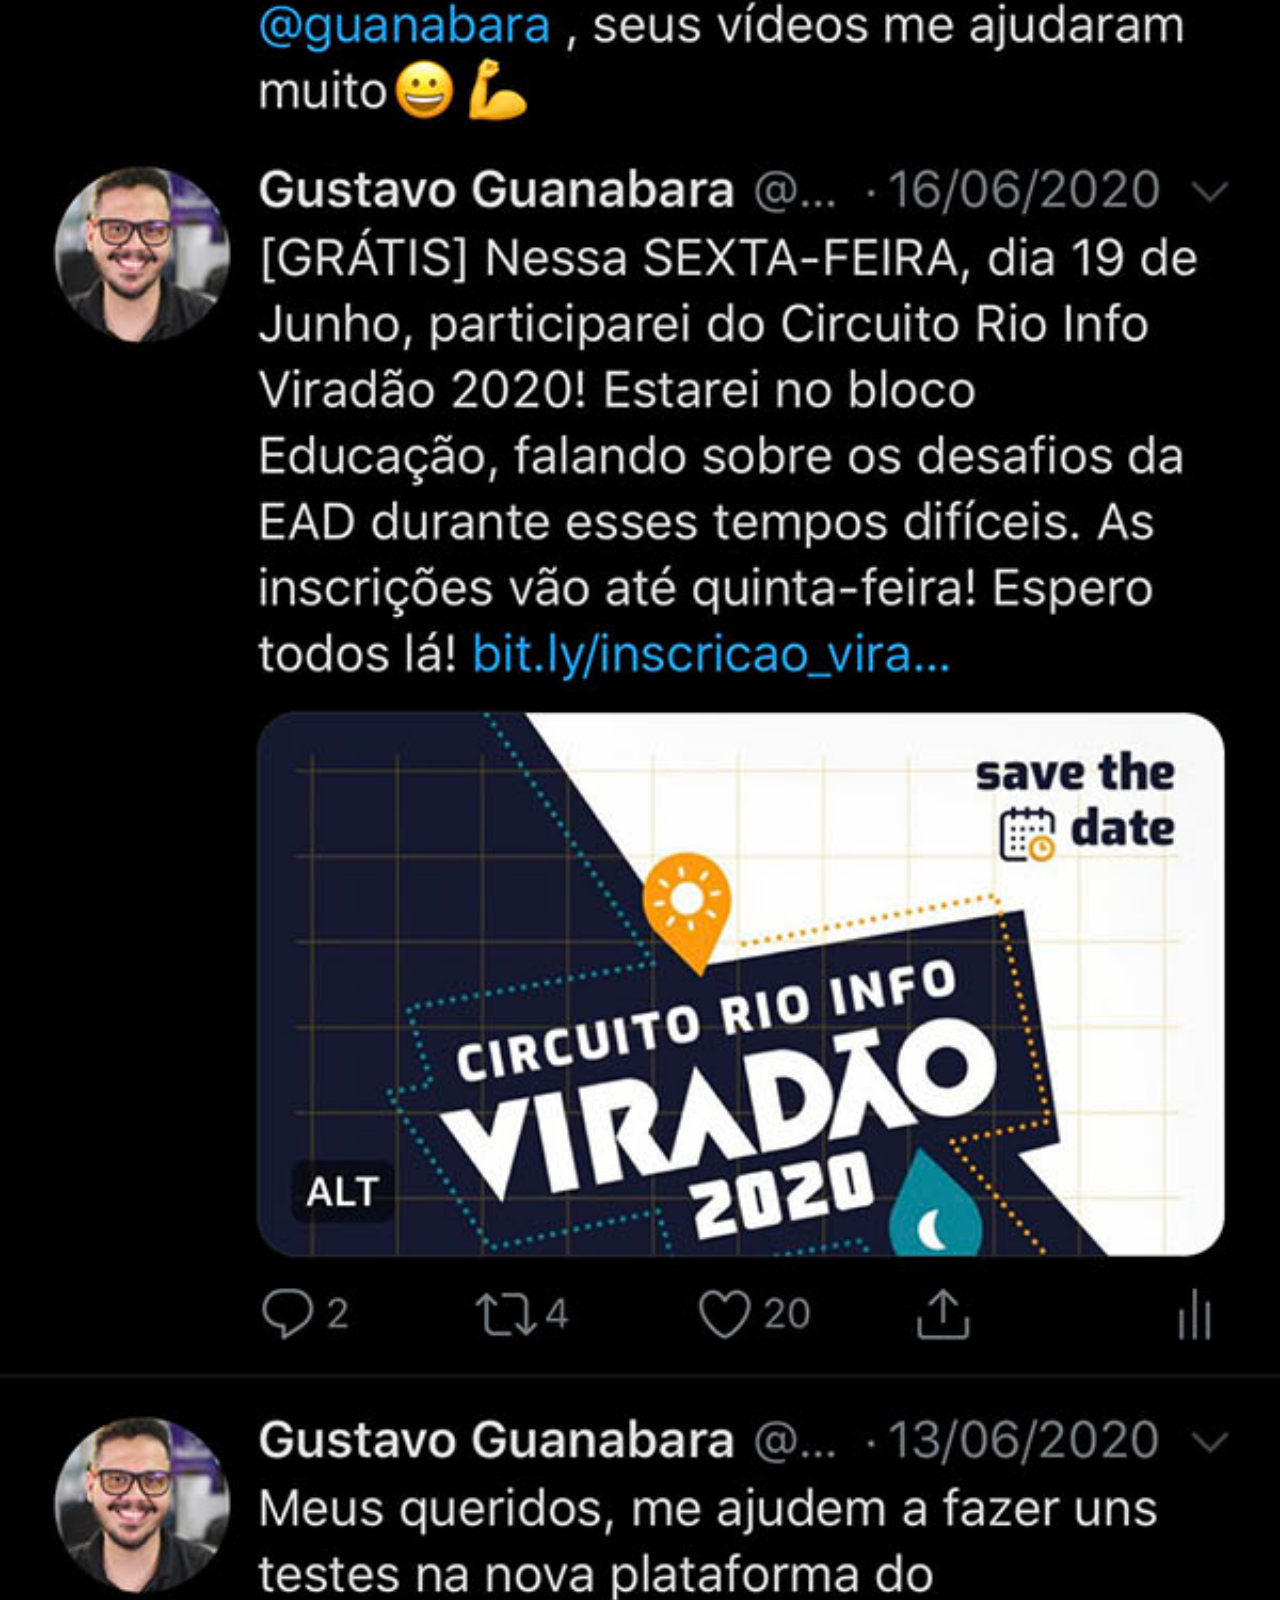
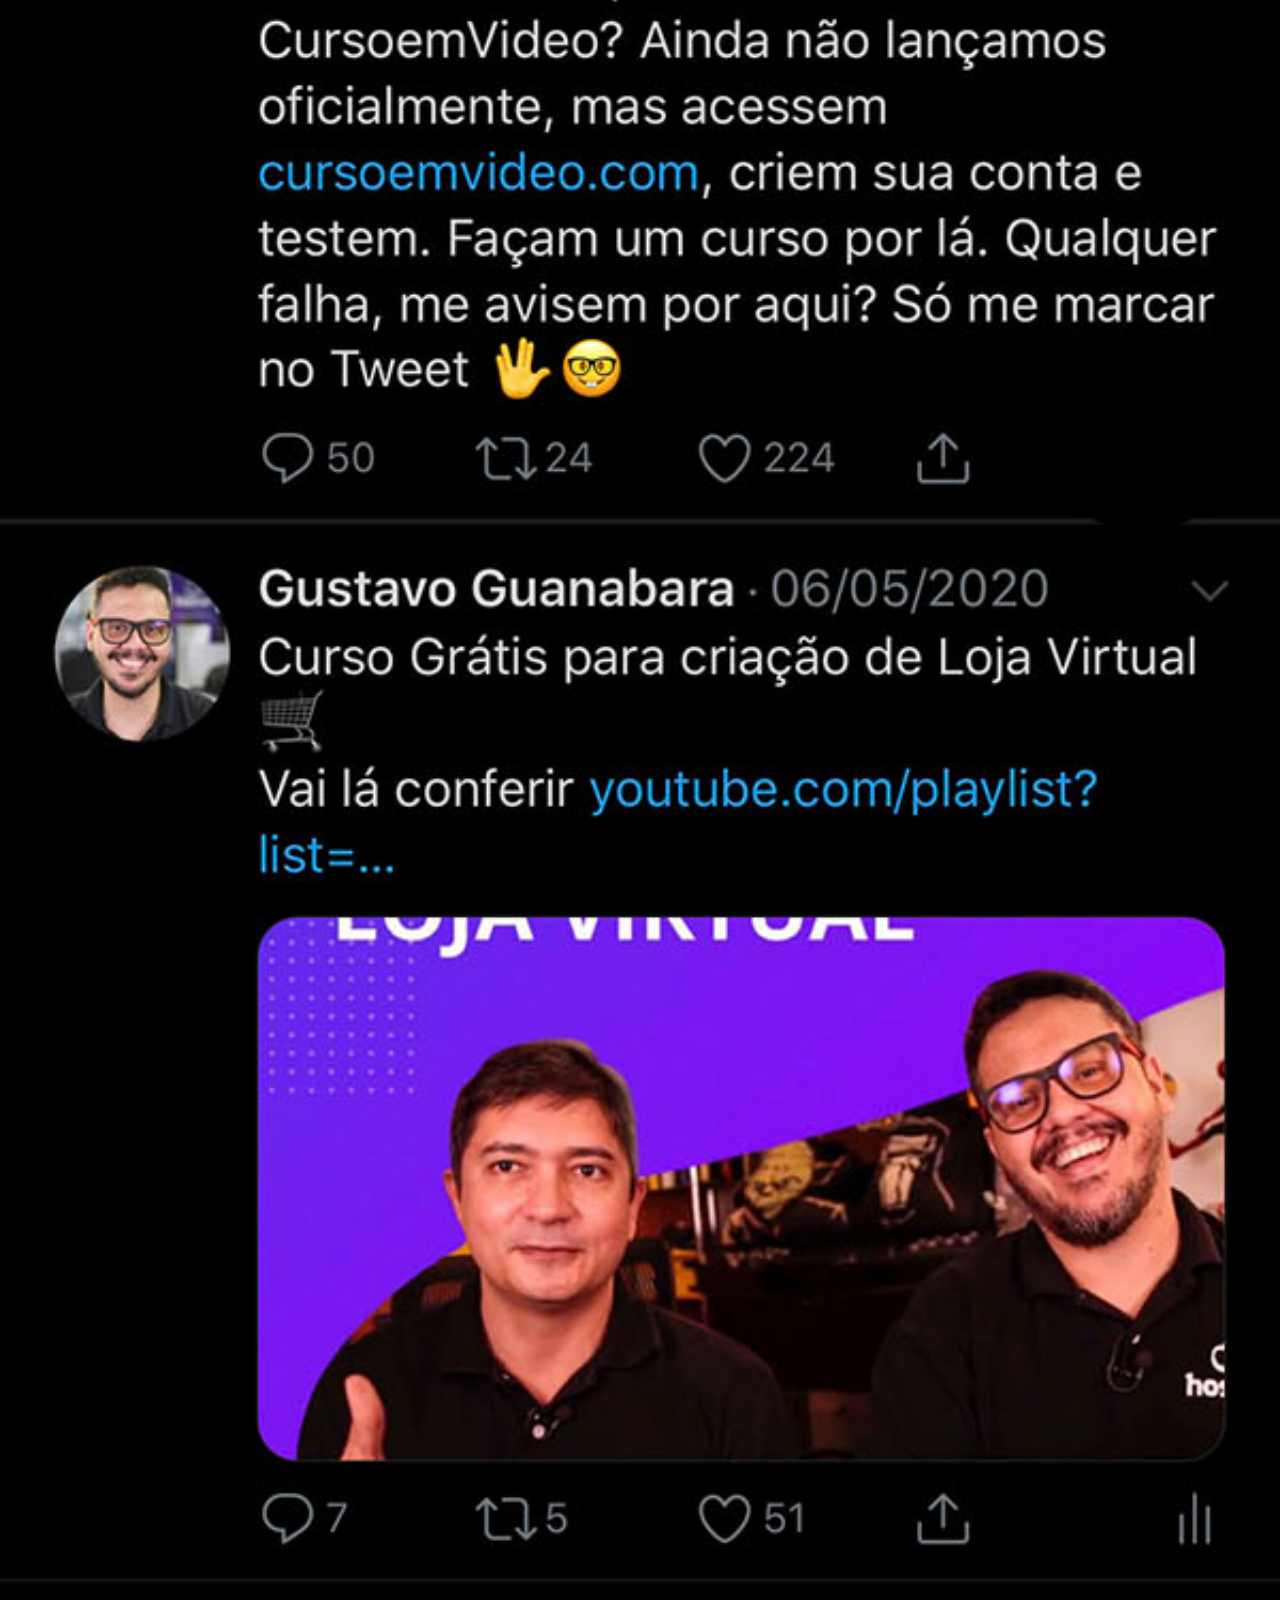
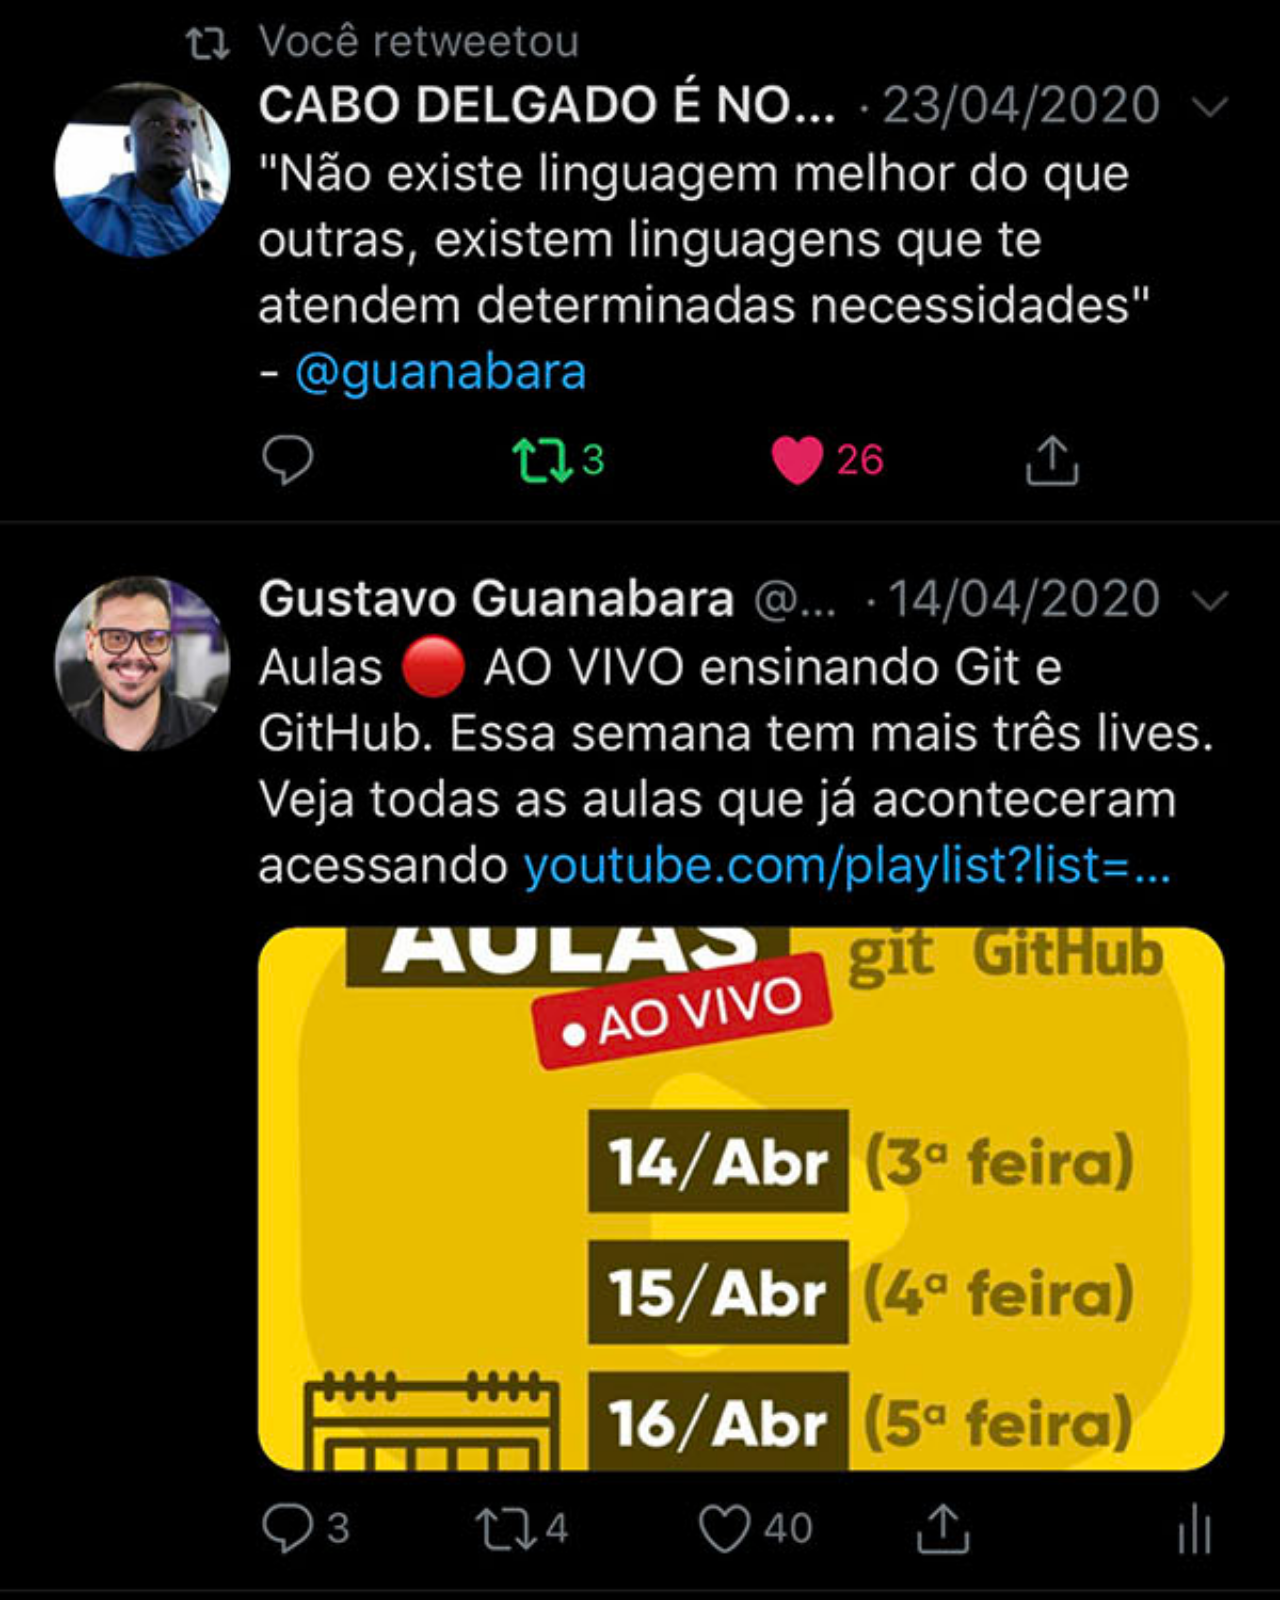
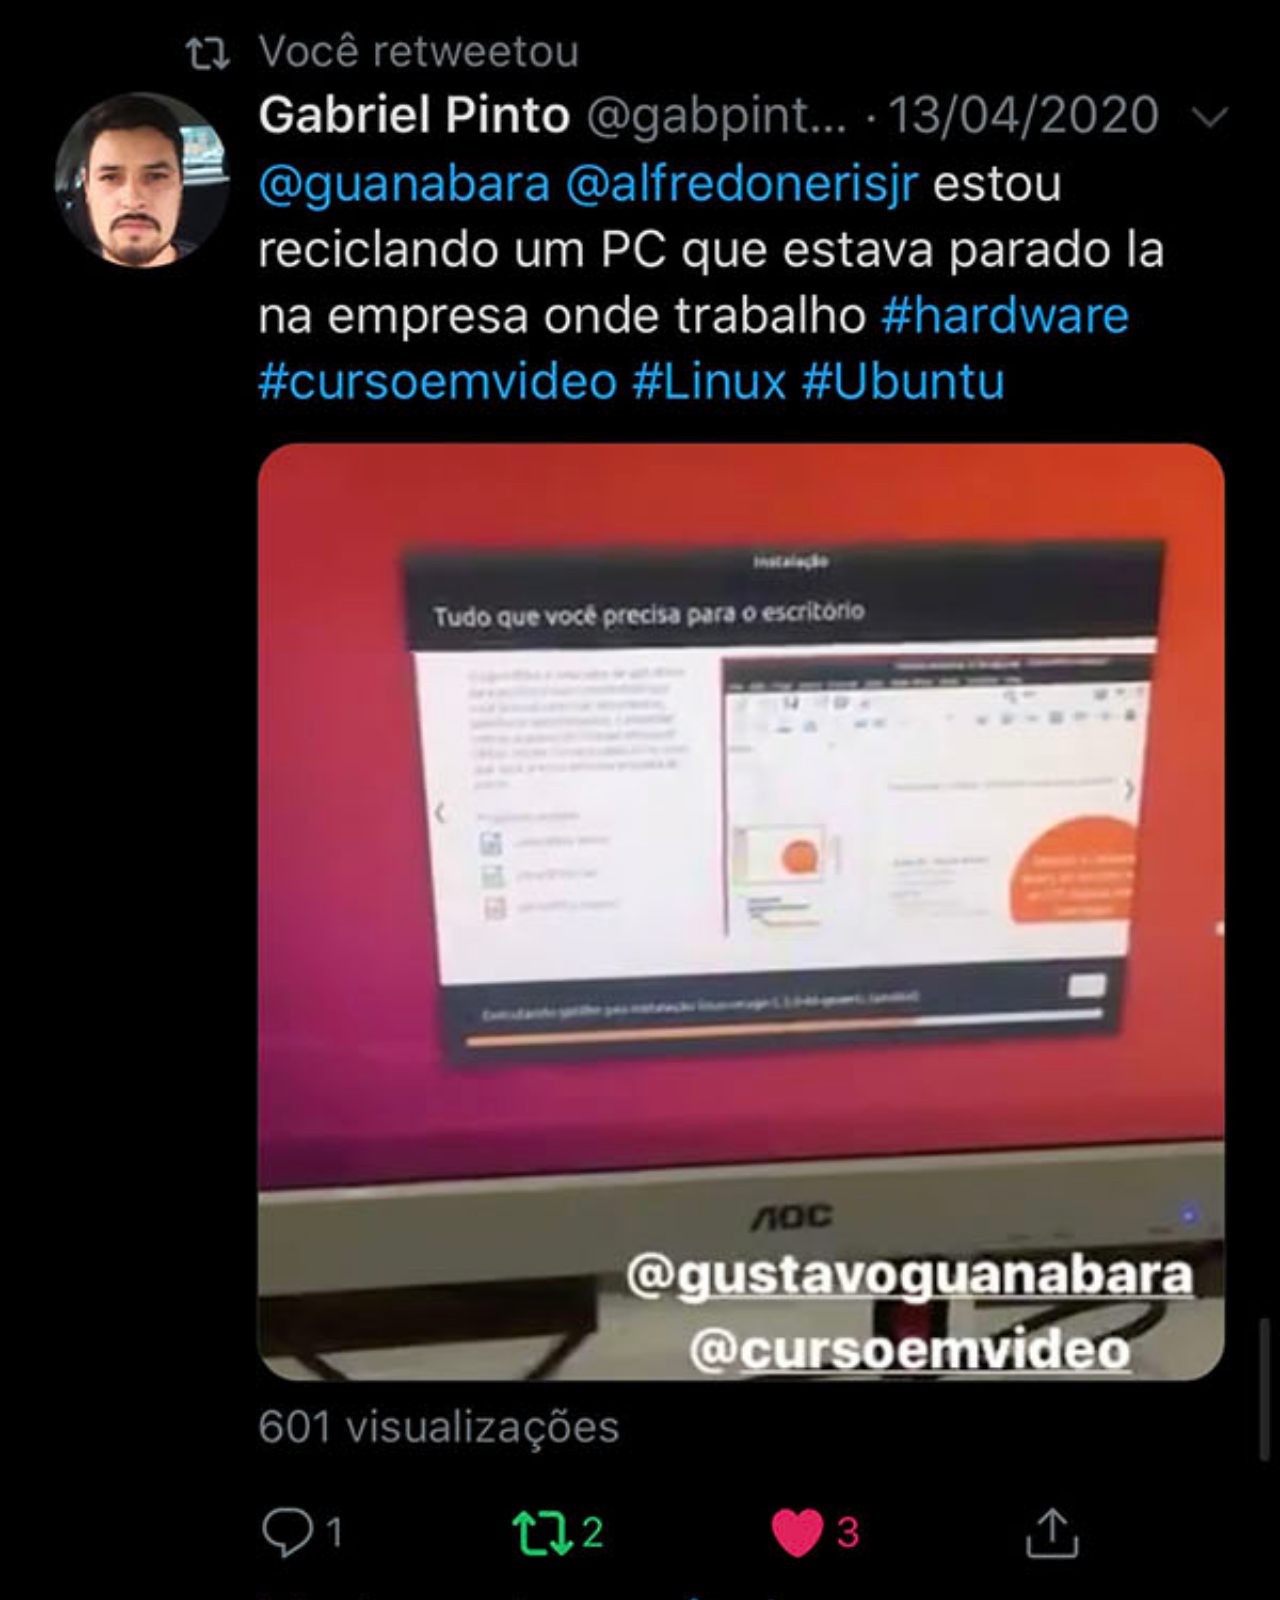
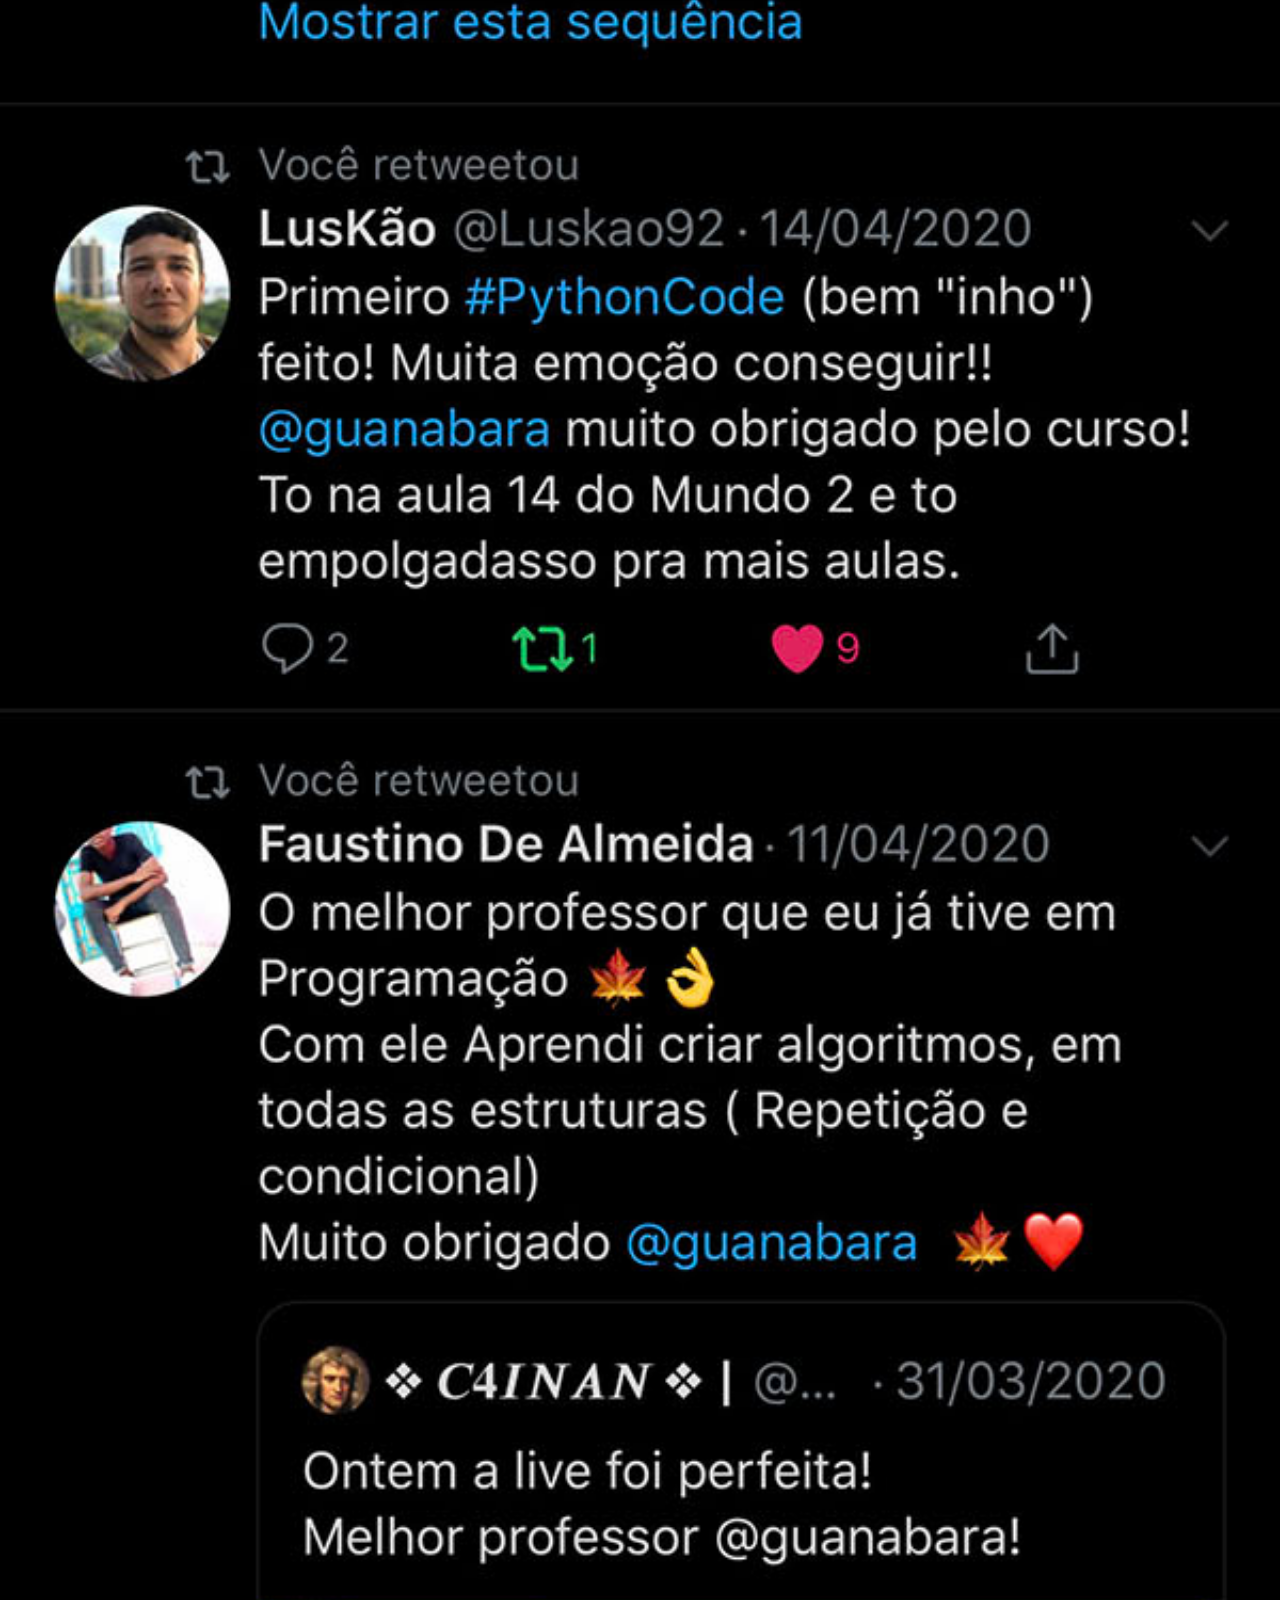
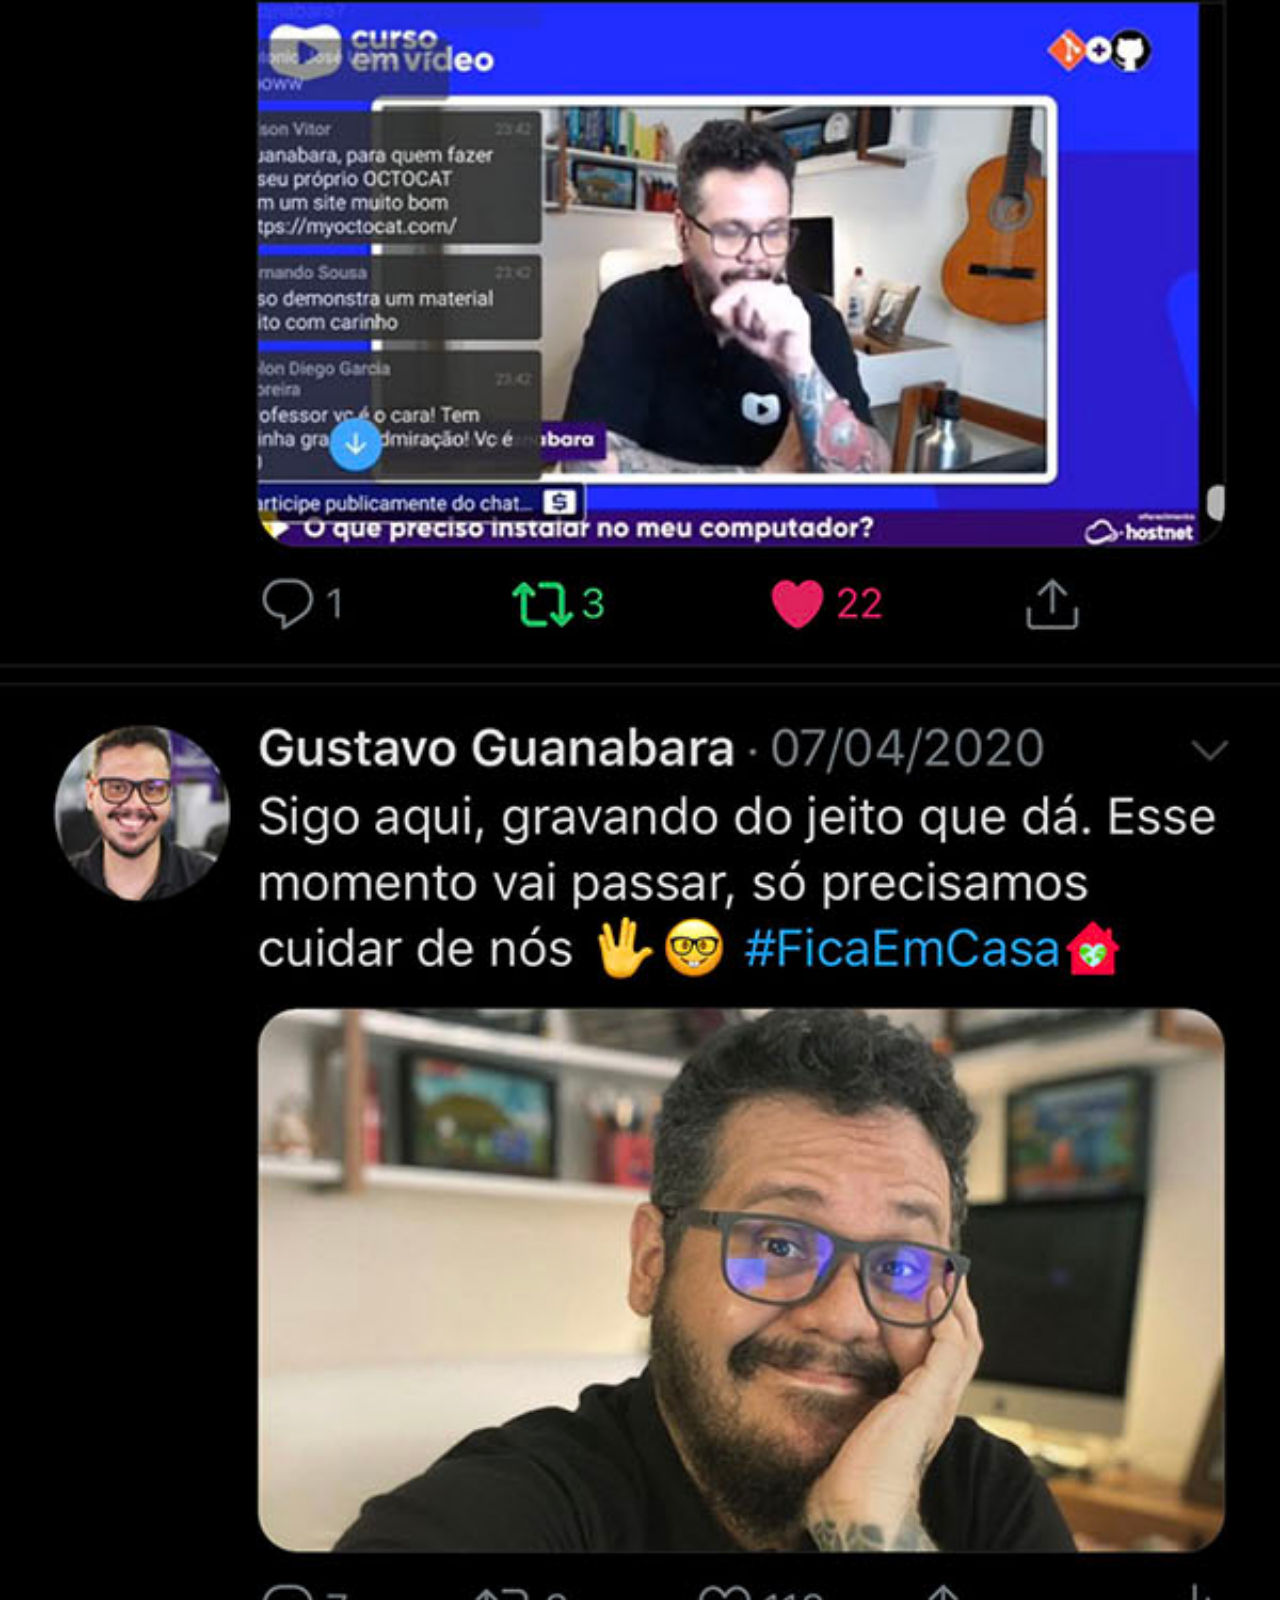
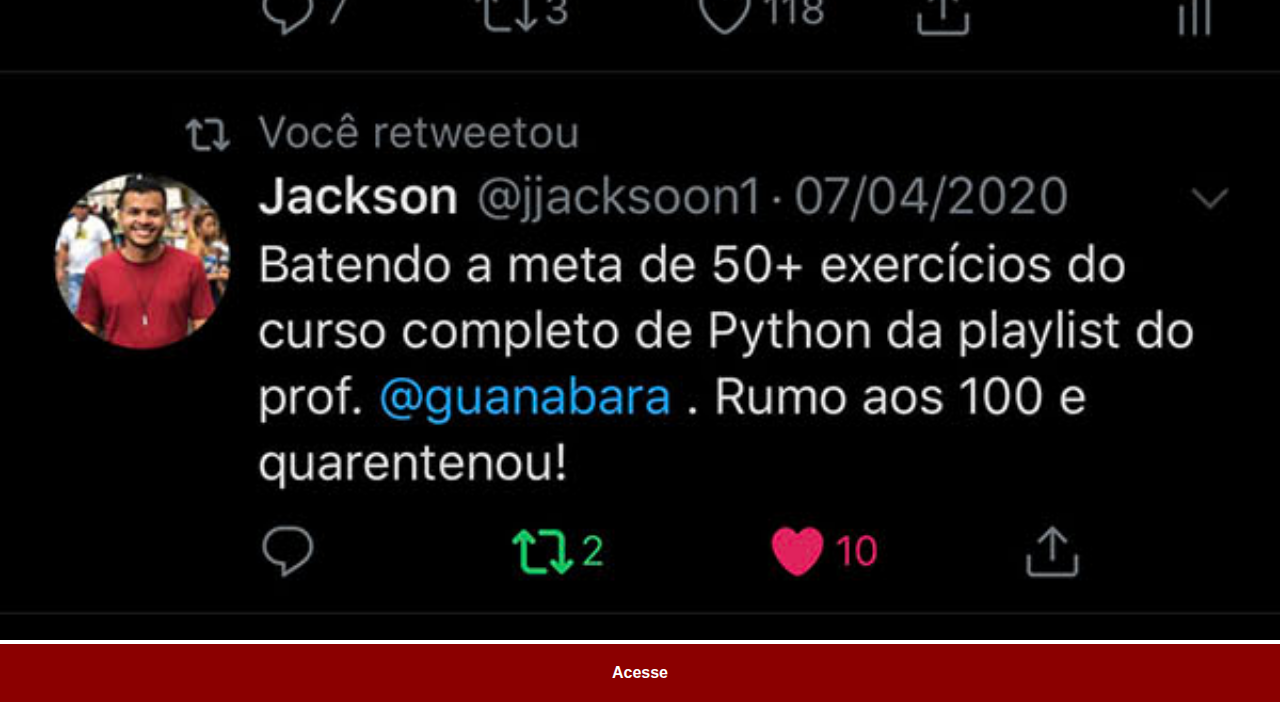
<file: twtter.html>
<!DOCTYPE html>
<html lang="pt-br">
<head>
    <meta charset="UTF-8">
    <meta http-equiv="X-UA-Compatible" content="IE=edge">
    <meta name="viewport" content="width=device-width, initial-scale=1.0">
    <title>Twitter</title>
    <link rel="stylesheet" href="estilos/social.css">
</head>
<body>
    <img src="imagens/tela-twitter.jpg" alt="Twitter">
    <a href="https://twitter.com/cursosemvideo" target="">Acesse</a>
</body>
</html>
</file>
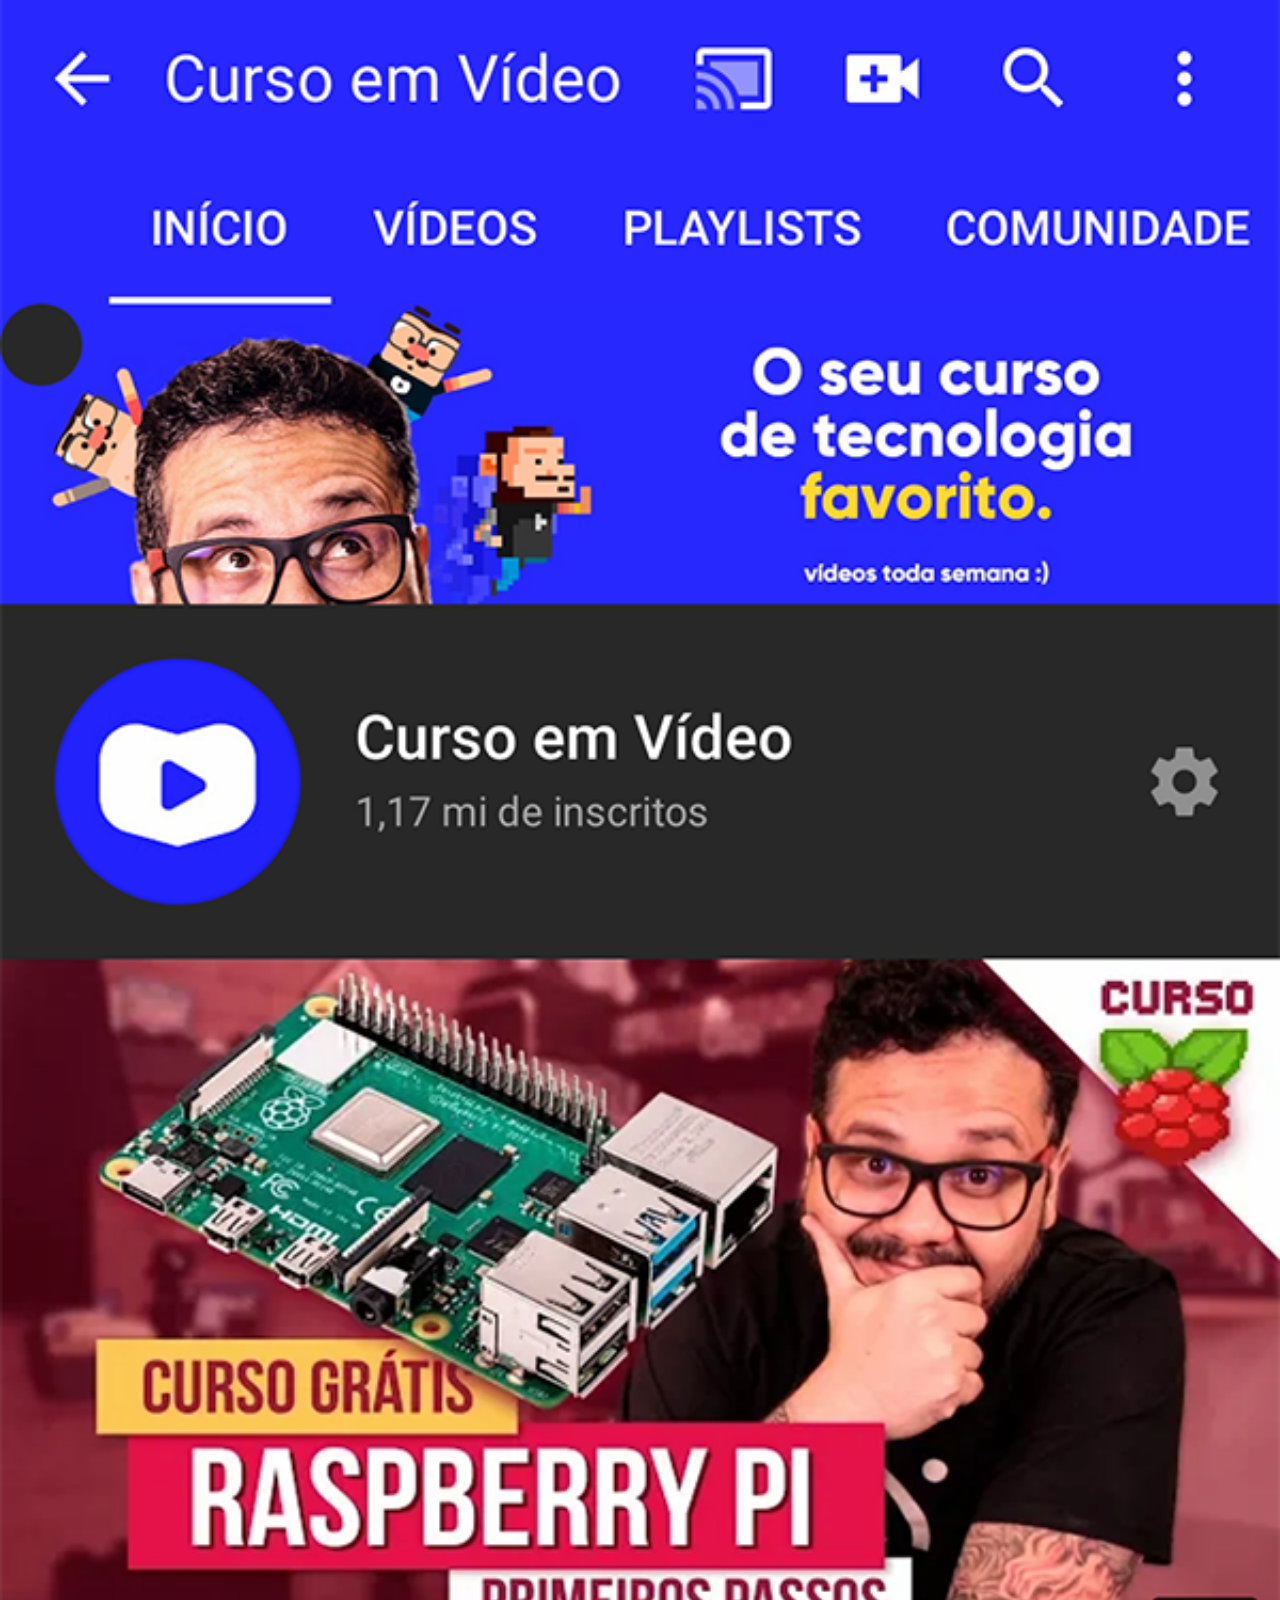
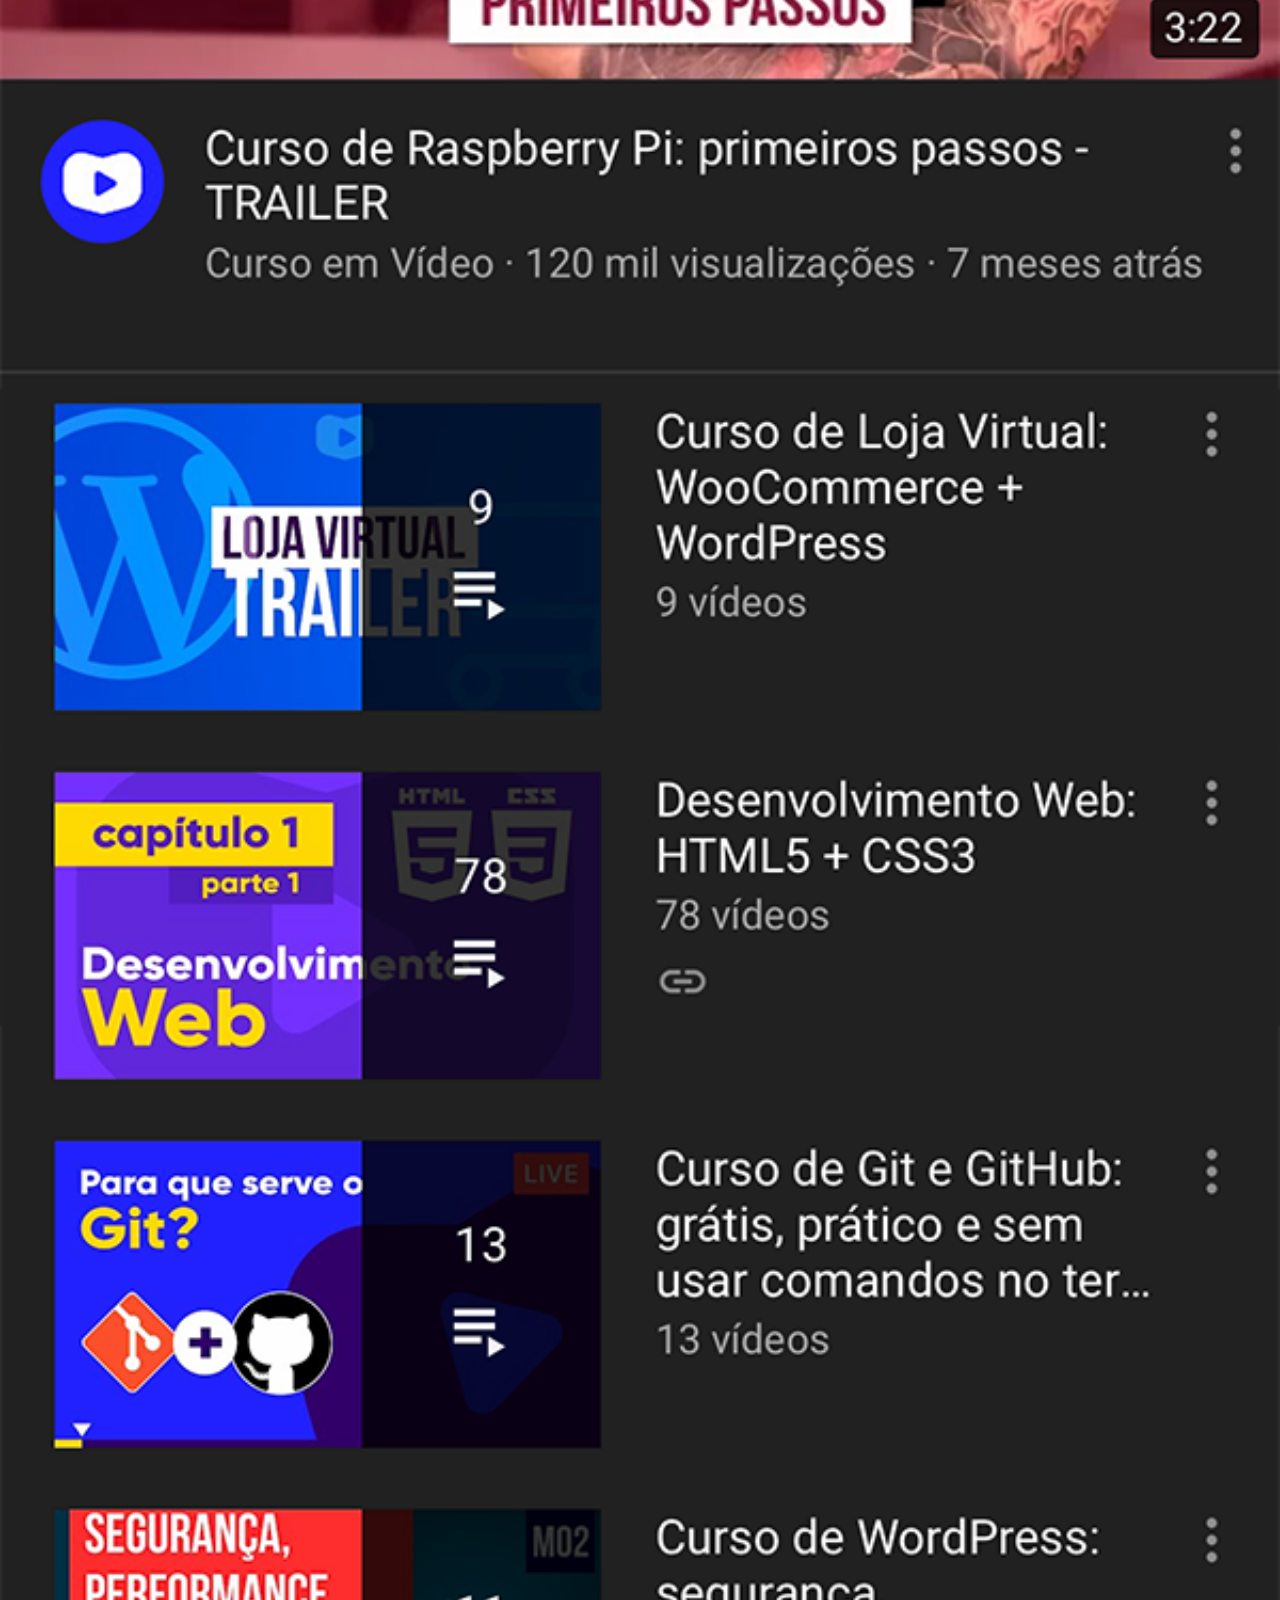
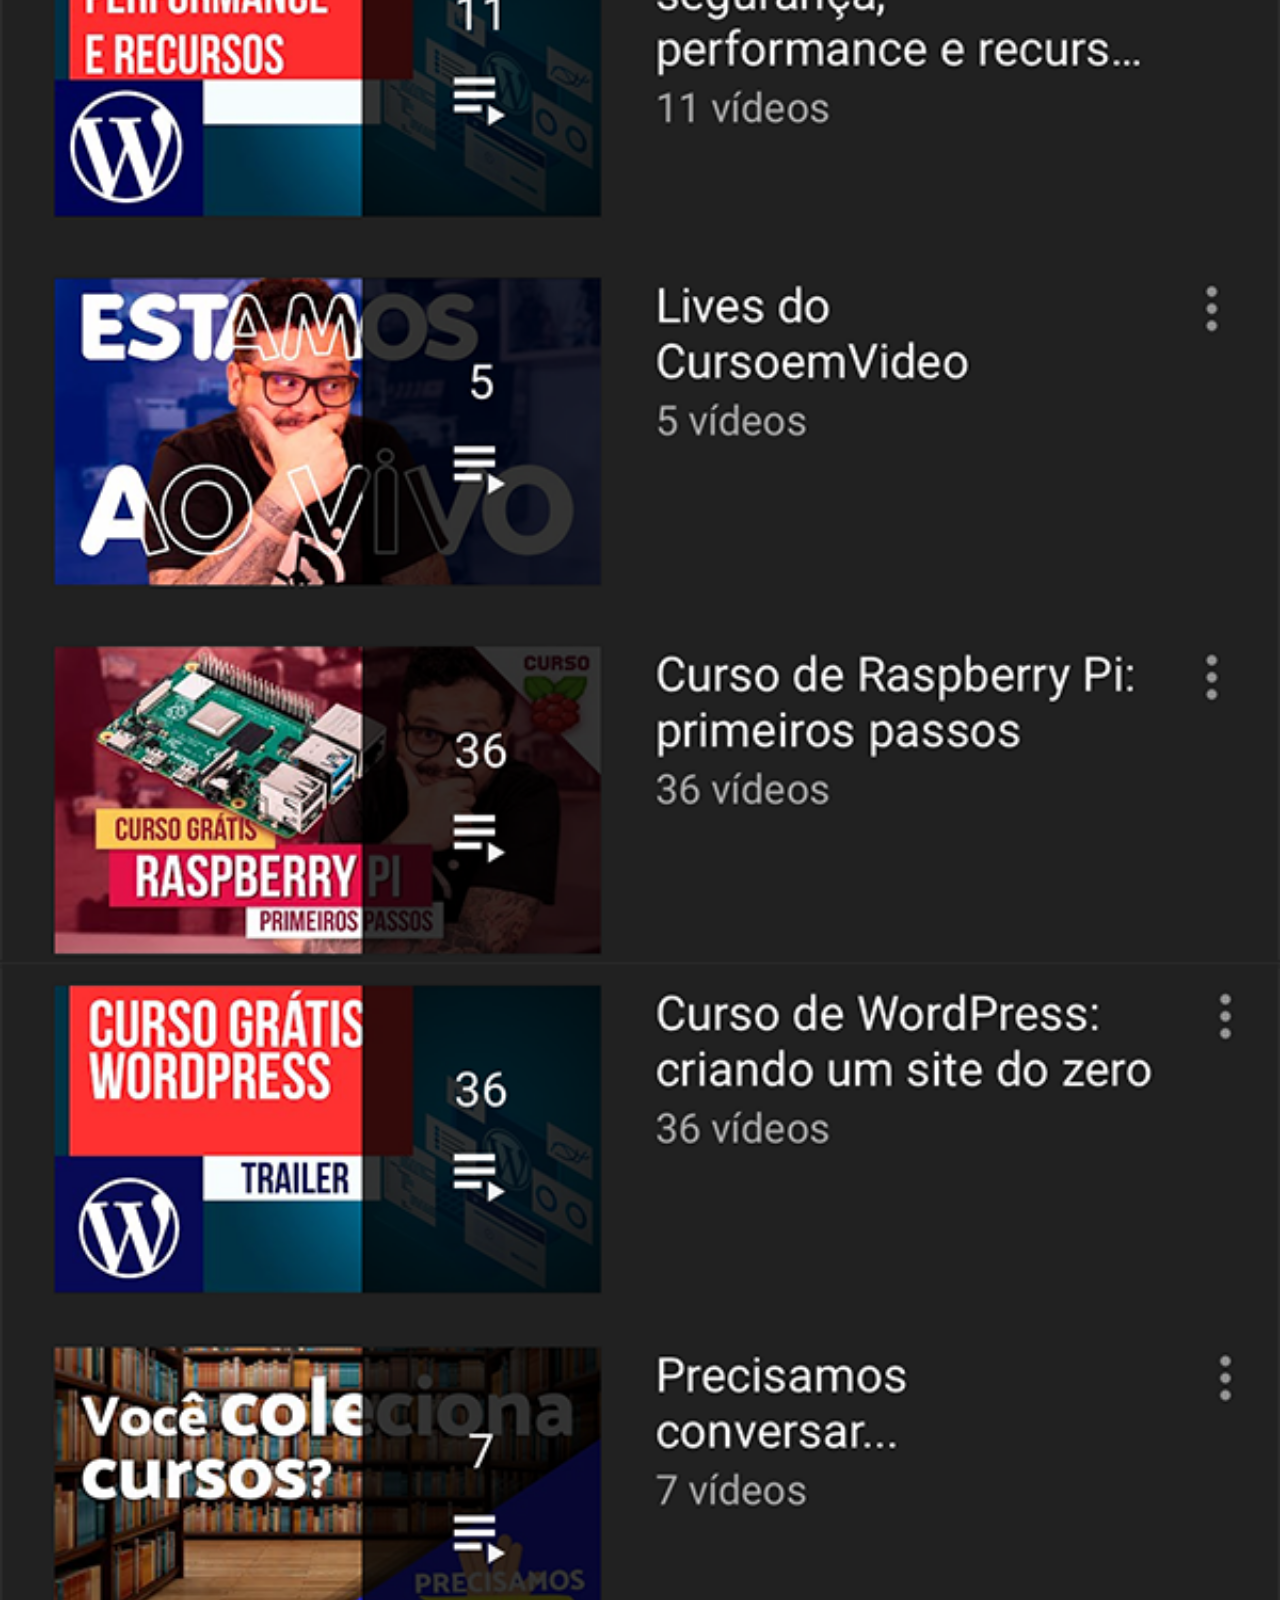
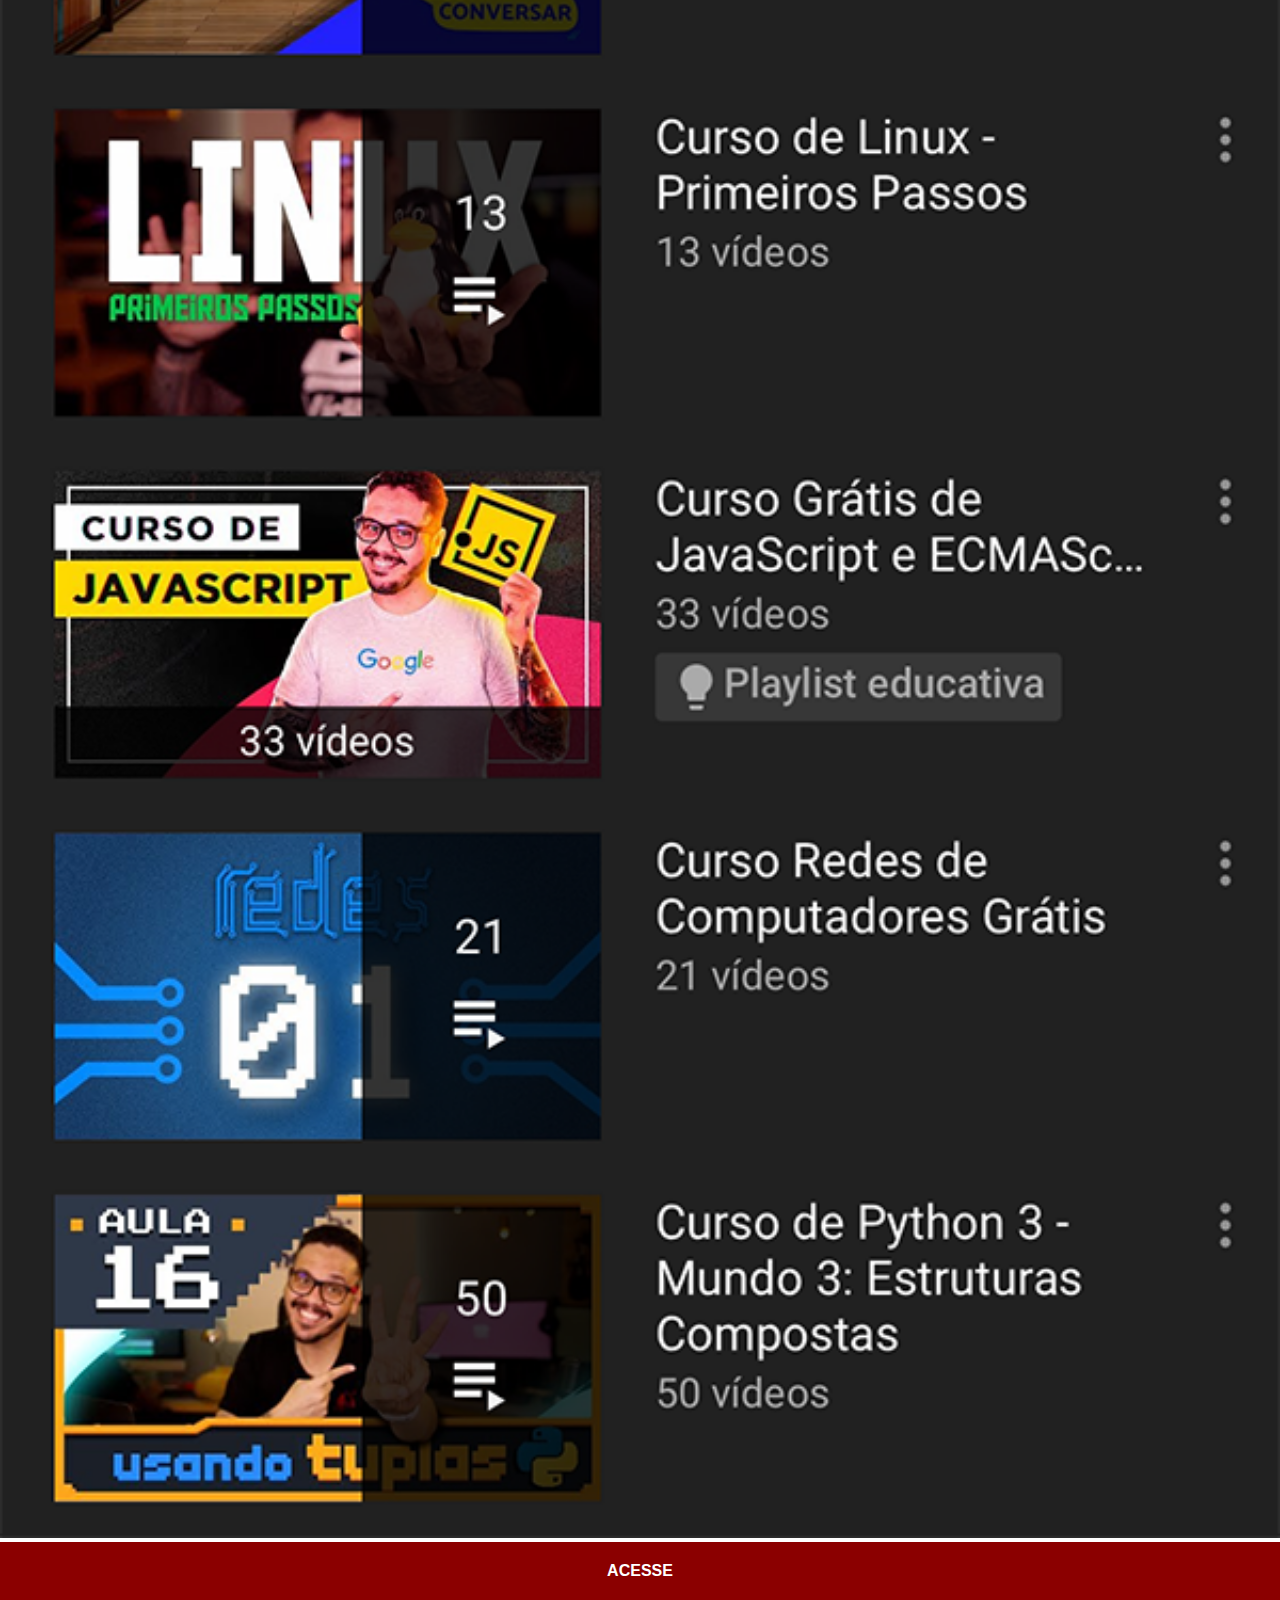
<file: youtube.html>
<!DOCTYPE html>
<html lang="pt-br">
<head>
    <meta charset="UTF-8">
    <meta http-equiv="X-UA-Compatible" content="IE=edge">
    <meta name="viewport" content="width=device-width, initial-scale=1.0">
    <title>Youtube</title>
    <link rel="stylesheet" href="estilos/social.css">
</head>
<body>
    <img src="imagens/tela-youtube.png" alt="Youtube">
    <a href="https://www.youtube.com/@CursoemVideo" target="_blank">ACESSE</a>
</body>
</html>
</file>
<file: estilos/style.css>
@charset "UTF-8";

* {
   margin: 0px; 
   padding: 0px;
   font-family: Arial, Helvetica, sans-serif;
}

html, body {
    height: 100vh;
    width: 100vw;
}

body {
    background: url('../imagens/fundo-madeira.jpg') no-repeat top center;
    background-size: cover;
    background-attachment: fixed;
}

main {
    position: relative;
    height: 100vh;
}

section#telefone {
    position: absolute;
    top: 50%;
    left: 50%;
    transform: translate(-50%, -50%);

    height: 627px;
    width: 311px;
    background: url('../imagens/frame-iphone.png') no-repeat;
}

iframe#tela {
    position: relative;
    top: 80px;
    left: 22px;
    width: 269px;
    height: 471px;
}

section#redes-sociais {
    text-align: right;
}

section#redes-sociais img {
    width: 50px;
    margin: 10px;
    border-radius: 50%;
    box-shadow: 2px 2px 5px rgb(0, 0, 0, 0.400);
    box-sizing: border-box;
}

section#redes-sociais img:hover {
    border: 2px solid white;
}
</file>
<file: estilos/social.css>
@charset "UTF-8";

* {
    margin: 0px;
    padding: 0px;
    font-family: Arial, Helvetica, sans-serif;
}

::-webkit-scrollbar {
    width: 0px;
    height: 0px;
}

img {
    width: 100vw;
}
a{
    display: block;
    background-color: darkred;
    color: white;
    padding: 20px;
    text-align: center;
    font-weight: bolder;
    text-decoration: none;
}

a:hover {
    background-color: red;
}
</file>
